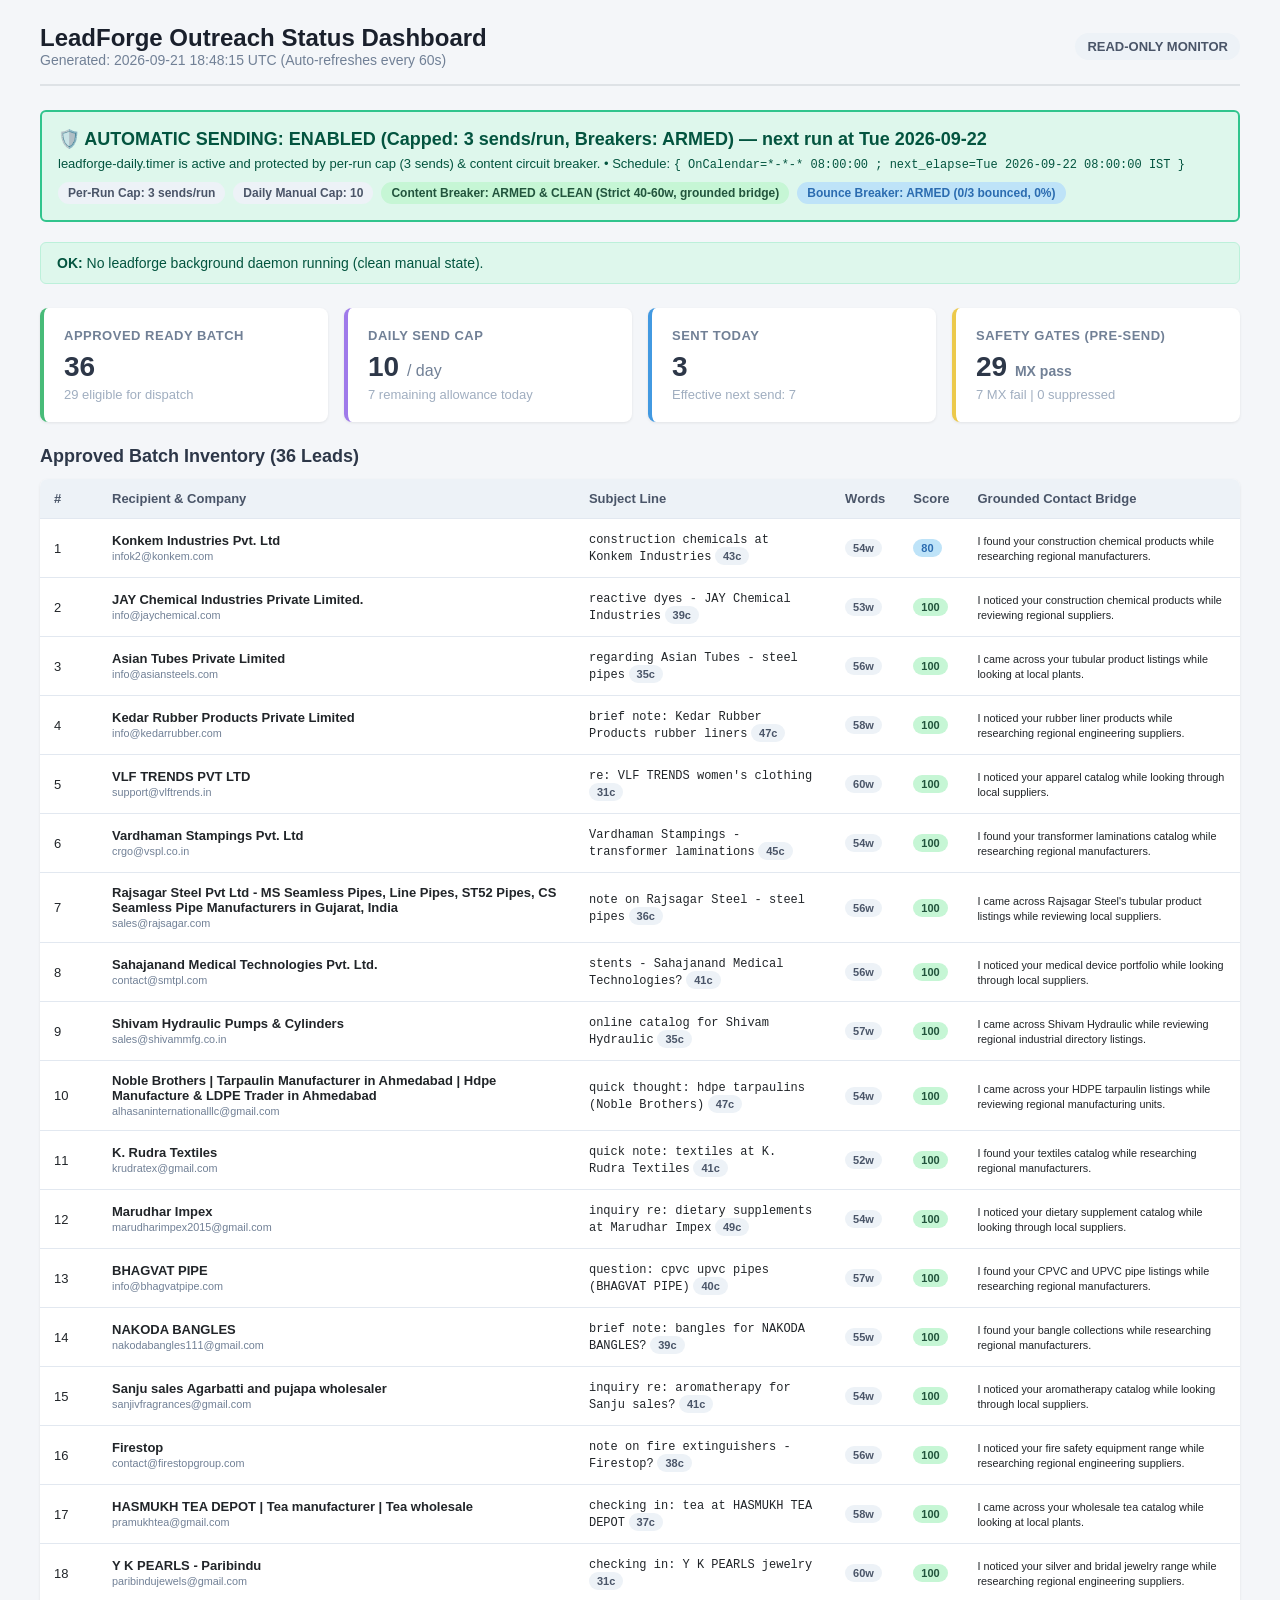
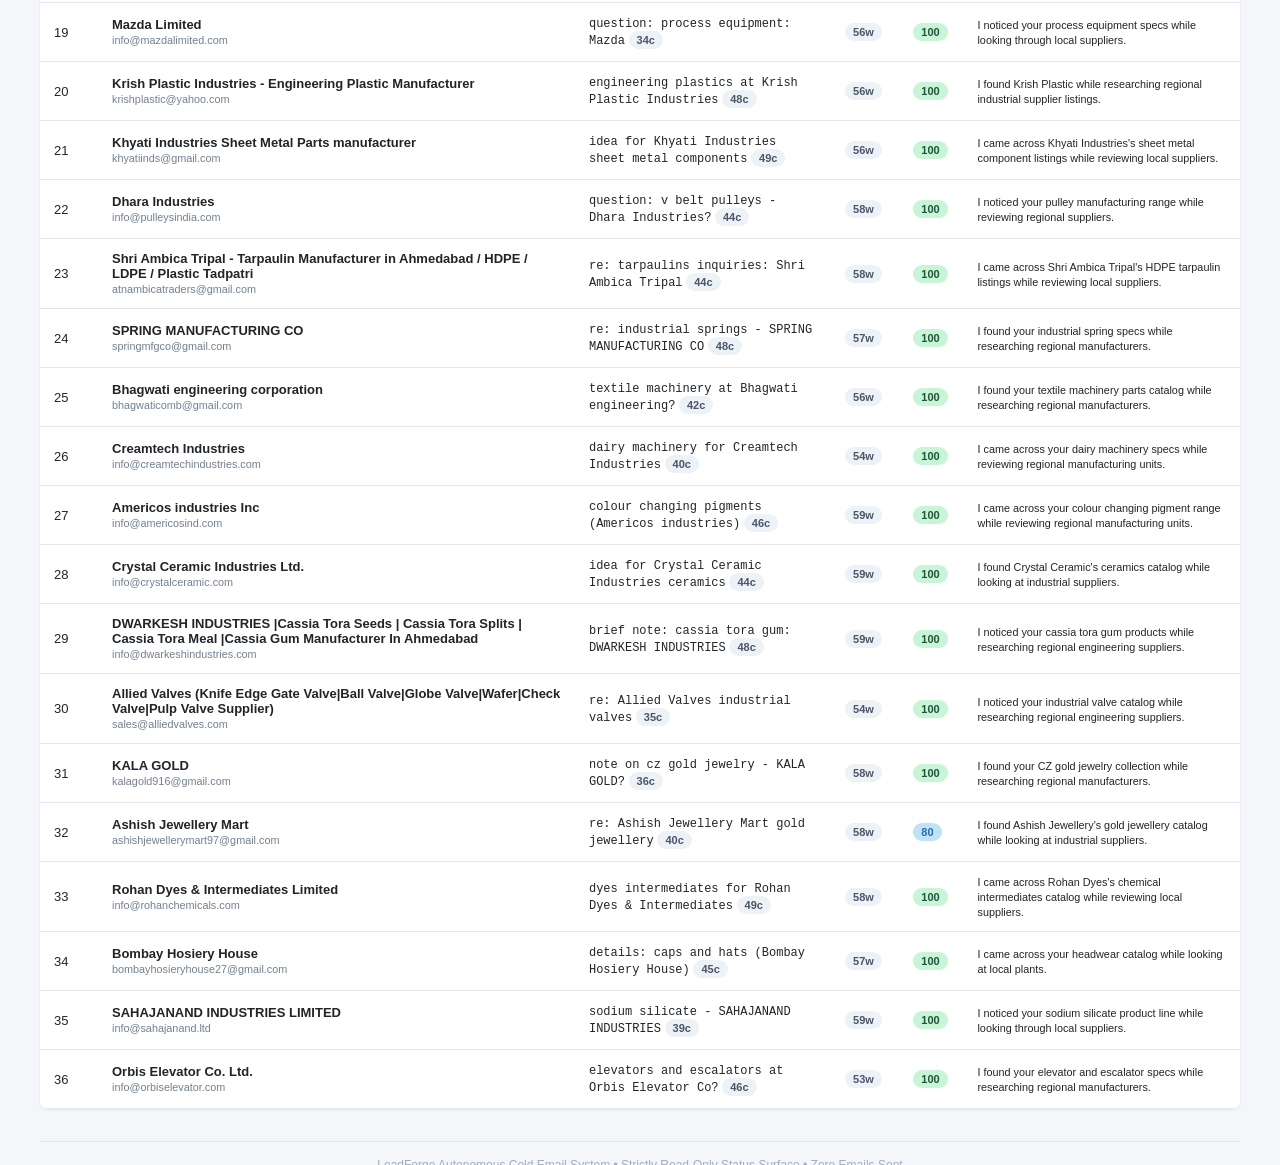
<file: outreach_dashboard.html>
<!DOCTYPE html>
<html lang="en">
<head>
    <meta charset="UTF-8">
    <meta http-equiv="refresh" content="60">
    <title>LeadForge Outreach Status Dashboard (Read-Only)</title>
    <style>
        body {
            font-family: -apple-system, BlinkMacSystemFont, "Segoe UI", Roboto, Helvetica, Arial, sans-serif;
            background: #f4f6f9;
            color: #212529;
            margin: 0;
            padding: 24px;
        }
        .container {
            max-width: 1200px;
            margin: 0 auto;
        }
        .header {
            display: flex;
            justify-content: space-between;
            align-items: center;
            border-bottom: 2px solid #dee2e6;
            padding-bottom: 16px;
            margin-bottom: 24px;
        }
        h1 { margin: 0; font-size: 24px; font-weight: 700; color: #1a202c; }
        .timestamp { font-size: 14px; color: #718096; }
        .grid {
            display: grid;
            grid-template-columns: repeat(auto-fit, minmax(240px, 1fr));
            gap: 16px;
            margin-bottom: 24px;
        }
        .card {
            background: #ffffff;
            border-radius: 8px;
            padding: 20px;
            box-shadow: 0 1px 3px rgba(0,0,0,0.08);
            border-left: 4px solid #4299e1;
        }
        .card.success { border-left-color: #48bb78; }
        .card.warning { border-left-color: #ecc94b; }
        .card.purple { border-left-color: #9f7aea; }
        .card h3 { margin: 0 0 8px 0; font-size: 13px; color: #718096; text-transform: uppercase; letter-spacing: 0.5px; }
        .card .value { font-size: 28px; font-weight: 700; color: #2d3748; }
        .card .subtitle { font-size: 13px; color: #a0aec0; margin-top: 4px; }
        .alert {
            padding: 12px 16px;
            border-radius: 6px;
            margin-bottom: 24px;
            font-size: 14px;
        }
        .alert-success { background: #def7ec; color: #03543f; border: 1px solid #bcf0da; }
        .alert-warning { background: #fef08a; color: #713f12; border: 1px solid #fde047; }
        .alert-danger { background: #fee2e2; color: #991b1b; border: 1px solid #f87171; }
        .section-title { font-size: 18px; font-weight: 600; margin: 24px 0 12px 0; color: #2d3748; }
        table {
            width: 100%;
            border-collapse: collapse;
            background: #ffffff;
            border-radius: 8px;
            overflow: hidden;
            box-shadow: 0 1px 3px rgba(0,0,0,0.08);
        }
        th, td {
            padding: 12px 14px;
            text-align: left;
            font-size: 13px;
            border-bottom: 1px solid #e2e8f0;
        }
        th { background: #edf2f7; font-weight: 600; color: #4a5568; }
        tr:hover { background: #f7fafc; }
        .badge {
            display: inline-block;
            padding: 3px 8px;
            font-size: 11px;
            font-weight: 600;
            border-radius: 9999px;
        }
        .badge-success { background: #c6f6d5; color: #22543d; }
        .badge-info { background: #bee3f8; color: #2b6cb0; }
        .badge-secondary { background: #edf2f7; color: #4a5568; }
        .text-muted { color: #718096; }
        code { font-family: ui-monospace, Menlo, Monaco, monospace; font-size: 12px; }
        .footer {
            margin-top: 32px;
            text-align: center;
            font-size: 12px;
            color: #a0aec0;
            border-top: 1px solid #e2e8f0;
            padding-top: 16px;
        }
    </style>
</head>
<body>
    <div class="container">
        <div class="header">
            <div>
                <h1>LeadForge Outreach Status Dashboard</h1>
                <div class="timestamp">Generated: 2026-09-21 18:48:15 UTC (Auto-refreshes every 60s)</div>
            </div>
            <div>
                <span class="badge badge-secondary" style="font-size:13px; padding: 6px 12px;">READ-ONLY MONITOR</span>
            </div>
        </div>

        
        <div class="alert alert-success" style="background:#def7ec; color:#03543f; border:2px solid #31c48d; margin-bottom:20px; padding:16px;">
            <div style="font-size:18px; font-weight:700;">🛡️ AUTOMATIC SENDING: ENABLED (Capped: 3 sends/run, Breakers: ARMED) — next run at Tue 2026-09-22</div>
            <div style="margin-top:6px; font-size:13px;">leadforge-daily.timer is active and protected by per-run cap (3 sends) &amp; content circuit breaker. &bull; Schedule: <code>{ OnCalendar=*-*-* 08:00:00 ; next_elapse=Tue 2026-09-22 08:00:00 IST }</code></div>
            <div style="margin-top:10px; display:flex; gap:8px; flex-wrap:wrap;">
                <span class="badge badge-secondary" style="font-size:12px; padding:4px 10px;">Per-Run Cap: 3 sends/run</span>
                <span class="badge badge-secondary" style="font-size:12px; padding:4px 10px;">Daily Manual Cap: 10</span>
                <span class="badge badge-success" style="font-size:12px; padding:4px 10px;">Content Breaker: ARMED &amp; CLEAN (Strict 40-60w, grounded bridge)</span>
                <span class="badge badge-info" style="font-size:12px; padding:4px 10px;">Bounce Breaker: ARMED (0/3 bounced, 0%)</span>
            </div>
        </div>
        

        <div class="alert alert-success"><strong>OK:</strong> No leadforge background daemon running (clean manual state).</div>

        <div class="grid">
            <div class="card success">
                <h3>Approved Ready Batch</h3>
                <div class="value">36</div>
                <div class="subtitle">29 eligible for dispatch</div>
            </div>
            <div class="card purple">
                <h3>Daily Send Cap</h3>
                <div class="value">10 <span style="font-size:16px;font-weight:400;color:#718096;">/ day</span></div>
                <div class="subtitle">7 remaining allowance today</div>
            </div>
            <div class="card">
                <h3>Sent Today</h3>
                <div class="value">3</div>
                <div class="subtitle">Effective next send: 7</div>
            </div>
            <div class="card warning">
                <h3>Safety Gates (Pre-Send)</h3>
                <div class="value">29 <span style="font-size:14px;color:#718096;">MX pass</span></div>
                <div class="subtitle">7 MX fail | 0 suppressed</div>
            </div>
        </div>

        <div class="section-title">Approved Batch Inventory (36 Leads)</div>
        <table>
            <thead>
                <tr>
                    <th style="width:30px;">#</th>
                    <th>Recipient & Company</th>
                    <th>Subject Line</th>
                    <th>Words</th>
                    <th>Score</th>
                    <th>Grounded Contact Bridge</th>
                </tr>
            </thead>
            <tbody>
                
        <tr>
            <td>1</td>
            <td><strong>Konkem Industries Pvt. Ltd</strong><br><small class="text-muted">infok2@konkem.com</small></td>
            <td><code>construction chemicals at Konkem Industries</code> <span class="badge badge-secondary">43c</span></td>
            <td><span class="badge badge-secondary">54w</span></td>
            <td><span class="badge badge-info">80</span></td>
            <td><small>I found your construction chemical products while researching regional manufacturers.</small></td>
        </tr>
        

        <tr>
            <td>2</td>
            <td><strong>JAY Chemical Industries Private Limited.</strong><br><small class="text-muted">info@jaychemical.com</small></td>
            <td><code>reactive dyes - JAY Chemical Industries</code> <span class="badge badge-secondary">39c</span></td>
            <td><span class="badge badge-secondary">53w</span></td>
            <td><span class="badge badge-success">100</span></td>
            <td><small>I noticed your construction chemical products while reviewing regional suppliers.</small></td>
        </tr>
        

        <tr>
            <td>3</td>
            <td><strong>Asian Tubes Private Limited</strong><br><small class="text-muted">info@asiansteels.com</small></td>
            <td><code>regarding Asian Tubes - steel pipes</code> <span class="badge badge-secondary">35c</span></td>
            <td><span class="badge badge-secondary">56w</span></td>
            <td><span class="badge badge-success">100</span></td>
            <td><small>I came across your tubular product listings while looking at local plants.</small></td>
        </tr>
        

        <tr>
            <td>4</td>
            <td><strong>Kedar Rubber Products Private Limited</strong><br><small class="text-muted">info@kedarrubber.com</small></td>
            <td><code>brief note: Kedar Rubber Products rubber liners</code> <span class="badge badge-secondary">47c</span></td>
            <td><span class="badge badge-secondary">58w</span></td>
            <td><span class="badge badge-success">100</span></td>
            <td><small>I noticed your rubber liner products while researching regional engineering suppliers.</small></td>
        </tr>
        

        <tr>
            <td>5</td>
            <td><strong>VLF TRENDS PVT LTD</strong><br><small class="text-muted">support@vlftrends.in</small></td>
            <td><code>re: VLF TRENDS women&#x27;s clothing</code> <span class="badge badge-secondary">31c</span></td>
            <td><span class="badge badge-secondary">60w</span></td>
            <td><span class="badge badge-success">100</span></td>
            <td><small>I noticed your apparel catalog while looking through local suppliers.</small></td>
        </tr>
        

        <tr>
            <td>6</td>
            <td><strong>Vardhaman Stampings Pvt. Ltd</strong><br><small class="text-muted">crgo@vspl.co.in</small></td>
            <td><code>Vardhaman Stampings - transformer laminations</code> <span class="badge badge-secondary">45c</span></td>
            <td><span class="badge badge-secondary">54w</span></td>
            <td><span class="badge badge-success">100</span></td>
            <td><small>I found your  transformer laminations catalog while researching regional manufacturers.</small></td>
        </tr>
        

        <tr>
            <td>7</td>
            <td><strong>Rajsagar Steel Pvt Ltd - MS Seamless Pipes, Line Pipes, ST52 Pipes, CS Seamless Pipe Manufacturers in Gujarat, India</strong><br><small class="text-muted">sales@rajsagar.com</small></td>
            <td><code>note on Rajsagar Steel - steel pipes</code> <span class="badge badge-secondary">36c</span></td>
            <td><span class="badge badge-secondary">56w</span></td>
            <td><span class="badge badge-success">100</span></td>
            <td><small>I came across Rajsagar Steel&#x27;s tubular product listings while reviewing local suppliers.</small></td>
        </tr>
        

        <tr>
            <td>8</td>
            <td><strong>Sahajanand Medical Technologies Pvt. Ltd.</strong><br><small class="text-muted">contact@smtpl.com</small></td>
            <td><code>stents - Sahajanand Medical Technologies?</code> <span class="badge badge-secondary">41c</span></td>
            <td><span class="badge badge-secondary">56w</span></td>
            <td><span class="badge badge-success">100</span></td>
            <td><small>I noticed your medical device portfolio while looking through local suppliers.</small></td>
        </tr>
        

        <tr>
            <td>9</td>
            <td><strong>Shivam Hydraulic Pumps &amp; Cylinders</strong><br><small class="text-muted">sales@shivammfg.co.in</small></td>
            <td><code>online catalog for Shivam Hydraulic</code> <span class="badge badge-secondary">35c</span></td>
            <td><span class="badge badge-secondary">57w</span></td>
            <td><span class="badge badge-success">100</span></td>
            <td><small>I came across Shivam Hydraulic while reviewing regional industrial directory listings.</small></td>
        </tr>
        

        <tr>
            <td>10</td>
            <td><strong>Noble Brothers | Tarpaulin Manufacturer in Ahmedabad | Hdpe Manufacture &amp; LDPE Trader in Ahmedabad</strong><br><small class="text-muted">alhasaninternationalllc@gmail.com</small></td>
            <td><code>quick thought: hdpe tarpaulins (Noble Brothers)</code> <span class="badge badge-secondary">47c</span></td>
            <td><span class="badge badge-secondary">54w</span></td>
            <td><span class="badge badge-success">100</span></td>
            <td><small>I came across your HDPE tarpaulin listings while reviewing regional manufacturing units.</small></td>
        </tr>
        

        <tr>
            <td>11</td>
            <td><strong>K. Rudra Textiles</strong><br><small class="text-muted">krudratex@gmail.com</small></td>
            <td><code>quick note: textiles at K. Rudra Textiles</code> <span class="badge badge-secondary">41c</span></td>
            <td><span class="badge badge-secondary">52w</span></td>
            <td><span class="badge badge-success">100</span></td>
            <td><small>I found your textiles catalog while researching regional manufacturers.</small></td>
        </tr>
        

        <tr>
            <td>12</td>
            <td><strong>Marudhar Impex</strong><br><small class="text-muted">marudharimpex2015@gmail.com</small></td>
            <td><code>inquiry re: dietary supplements at Marudhar Impex</code> <span class="badge badge-secondary">49c</span></td>
            <td><span class="badge badge-secondary">54w</span></td>
            <td><span class="badge badge-success">100</span></td>
            <td><small>I noticed your dietary supplement catalog while looking through local suppliers.</small></td>
        </tr>
        

        <tr>
            <td>13</td>
            <td><strong>BHAGVAT PIPE</strong><br><small class="text-muted">info@bhagvatpipe.com</small></td>
            <td><code>question: cpvc upvc pipes (BHAGVAT PIPE)</code> <span class="badge badge-secondary">40c</span></td>
            <td><span class="badge badge-secondary">57w</span></td>
            <td><span class="badge badge-success">100</span></td>
            <td><small>I found your CPVC and UPVC pipe listings while researching regional manufacturers.</small></td>
        </tr>
        

        <tr>
            <td>14</td>
            <td><strong>NAKODA BANGLES</strong><br><small class="text-muted">nakodabangles111@gmail.com</small></td>
            <td><code>brief note: bangles for NAKODA BANGLES?</code> <span class="badge badge-secondary">39c</span></td>
            <td><span class="badge badge-secondary">55w</span></td>
            <td><span class="badge badge-success">100</span></td>
            <td><small>I found your bangle collections while researching regional manufacturers.</small></td>
        </tr>
        

        <tr>
            <td>15</td>
            <td><strong>Sanju sales Agarbatti and pujapa wholesaler</strong><br><small class="text-muted">sanjivfragrances@gmail.com</small></td>
            <td><code>inquiry re: aromatherapy for Sanju sales?</code> <span class="badge badge-secondary">41c</span></td>
            <td><span class="badge badge-secondary">54w</span></td>
            <td><span class="badge badge-success">100</span></td>
            <td><small>I noticed your aromatherapy catalog while looking through local suppliers.</small></td>
        </tr>
        

        <tr>
            <td>16</td>
            <td><strong>Firestop</strong><br><small class="text-muted">contact@firestopgroup.com</small></td>
            <td><code>note on fire extinguishers - Firestop?</code> <span class="badge badge-secondary">38c</span></td>
            <td><span class="badge badge-secondary">56w</span></td>
            <td><span class="badge badge-success">100</span></td>
            <td><small>I noticed your fire safety equipment range while researching regional engineering suppliers.</small></td>
        </tr>
        

        <tr>
            <td>17</td>
            <td><strong>HASMUKH TEA DEPOT | Tea manufacturer | Tea wholesale</strong><br><small class="text-muted">pramukhtea@gmail.com</small></td>
            <td><code>checking in: tea at HASMUKH TEA DEPOT</code> <span class="badge badge-secondary">37c</span></td>
            <td><span class="badge badge-secondary">58w</span></td>
            <td><span class="badge badge-success">100</span></td>
            <td><small>I came across your wholesale tea catalog while looking at local plants.</small></td>
        </tr>
        

        <tr>
            <td>18</td>
            <td><strong>Y K PEARLS - Paribindu</strong><br><small class="text-muted">paribindujewels@gmail.com</small></td>
            <td><code>checking in: Y K PEARLS jewelry</code> <span class="badge badge-secondary">31c</span></td>
            <td><span class="badge badge-secondary">60w</span></td>
            <td><span class="badge badge-success">100</span></td>
            <td><small>I noticed your silver and bridal jewelry range while researching regional engineering suppliers.</small></td>
        </tr>
        

        <tr>
            <td>19</td>
            <td><strong>Mazda Limited</strong><br><small class="text-muted">info@mazdalimited.com</small></td>
            <td><code>question: process equipment: Mazda</code> <span class="badge badge-secondary">34c</span></td>
            <td><span class="badge badge-secondary">56w</span></td>
            <td><span class="badge badge-success">100</span></td>
            <td><small>I noticed your process equipment specs while looking through local suppliers.</small></td>
        </tr>
        

        <tr>
            <td>20</td>
            <td><strong>Krish Plastic Industries - Engineering Plastic Manufacturer</strong><br><small class="text-muted">krishplastic@yahoo.com</small></td>
            <td><code>engineering plastics at Krish Plastic Industries</code> <span class="badge badge-secondary">48c</span></td>
            <td><span class="badge badge-secondary">56w</span></td>
            <td><span class="badge badge-success">100</span></td>
            <td><small>I found Krish Plastic while researching regional industrial supplier listings.</small></td>
        </tr>
        

        <tr>
            <td>21</td>
            <td><strong>Khyati Industries Sheet Metal Parts manufacturer</strong><br><small class="text-muted">khyatiinds@gmail.com</small></td>
            <td><code>idea for Khyati Industries sheet metal components</code> <span class="badge badge-secondary">49c</span></td>
            <td><span class="badge badge-secondary">56w</span></td>
            <td><span class="badge badge-success">100</span></td>
            <td><small>I came across Khyati Industries&#x27;s sheet metal component listings while reviewing local suppliers.</small></td>
        </tr>
        

        <tr>
            <td>22</td>
            <td><strong>Dhara Industries</strong><br><small class="text-muted">info@pulleysindia.com</small></td>
            <td><code>question: v belt pulleys - Dhara Industries?</code> <span class="badge badge-secondary">44c</span></td>
            <td><span class="badge badge-secondary">58w</span></td>
            <td><span class="badge badge-success">100</span></td>
            <td><small>I noticed your pulley manufacturing range while reviewing regional suppliers.</small></td>
        </tr>
        

        <tr>
            <td>23</td>
            <td><strong>Shri Ambica Tripal - Tarpaulin Manufacturer in Ahmedabad / HDPE / LDPE / Plastic Tadpatri</strong><br><small class="text-muted">atnambicatraders@gmail.com</small></td>
            <td><code>re: tarpaulins inquiries: Shri Ambica Tripal</code> <span class="badge badge-secondary">44c</span></td>
            <td><span class="badge badge-secondary">58w</span></td>
            <td><span class="badge badge-success">100</span></td>
            <td><small>I came across Shri Ambica Tripal&#x27;s HDPE tarpaulin listings while reviewing local suppliers.</small></td>
        </tr>
        

        <tr>
            <td>24</td>
            <td><strong>SPRING MANUFACTURING CO</strong><br><small class="text-muted">springmfgco@gmail.com</small></td>
            <td><code>re: industrial springs - SPRING MANUFACTURING CO</code> <span class="badge badge-secondary">48c</span></td>
            <td><span class="badge badge-secondary">57w</span></td>
            <td><span class="badge badge-success">100</span></td>
            <td><small>I found your industrial spring specs while researching regional manufacturers.</small></td>
        </tr>
        

        <tr>
            <td>25</td>
            <td><strong>Bhagwati engineering corporation</strong><br><small class="text-muted">bhagwaticomb@gmail.com</small></td>
            <td><code>textile machinery at Bhagwati engineering?</code> <span class="badge badge-secondary">42c</span></td>
            <td><span class="badge badge-secondary">56w</span></td>
            <td><span class="badge badge-success">100</span></td>
            <td><small>I found your textile machinery parts catalog while researching regional manufacturers.</small></td>
        </tr>
        

        <tr>
            <td>26</td>
            <td><strong>Creamtech Industries</strong><br><small class="text-muted">info@creamtechindustries.com</small></td>
            <td><code>dairy machinery for Creamtech Industries</code> <span class="badge badge-secondary">40c</span></td>
            <td><span class="badge badge-secondary">54w</span></td>
            <td><span class="badge badge-success">100</span></td>
            <td><small>I came across your dairy machinery specs while reviewing regional manufacturing units.</small></td>
        </tr>
        

        <tr>
            <td>27</td>
            <td><strong>Americos industries Inc</strong><br><small class="text-muted">info@americosind.com</small></td>
            <td><code>colour changing pigments (Americos industries)</code> <span class="badge badge-secondary">46c</span></td>
            <td><span class="badge badge-secondary">59w</span></td>
            <td><span class="badge badge-success">100</span></td>
            <td><small>I came across your colour changing pigment range while reviewing regional manufacturing units.</small></td>
        </tr>
        

        <tr>
            <td>28</td>
            <td><strong>Crystal Ceramic Industries Ltd.</strong><br><small class="text-muted">info@crystalceramic.com</small></td>
            <td><code>idea for Crystal Ceramic Industries ceramics</code> <span class="badge badge-secondary">44c</span></td>
            <td><span class="badge badge-secondary">59w</span></td>
            <td><span class="badge badge-success">100</span></td>
            <td><small>I found Crystal Ceramic&#x27;s ceramics catalog while looking at industrial suppliers.</small></td>
        </tr>
        

        <tr>
            <td>29</td>
            <td><strong>DWARKESH INDUSTRIES |Cassia Tora Seeds | Cassia Tora Splits | Cassia Tora Meal |Cassia Gum Manufacturer In Ahmedabad</strong><br><small class="text-muted">info@dwarkeshindustries.com</small></td>
            <td><code>brief note: cassia tora gum: DWARKESH INDUSTRIES</code> <span class="badge badge-secondary">48c</span></td>
            <td><span class="badge badge-secondary">59w</span></td>
            <td><span class="badge badge-success">100</span></td>
            <td><small>I noticed your cassia tora gum products while researching regional engineering suppliers.</small></td>
        </tr>
        

        <tr>
            <td>30</td>
            <td><strong>Allied Valves (Knife Edge Gate Valve|Ball Valve|Globe Valve|Wafer|Check Valve|Pulp Valve Supplier)</strong><br><small class="text-muted">sales@alliedvalves.com</small></td>
            <td><code>re: Allied Valves industrial valves</code> <span class="badge badge-secondary">35c</span></td>
            <td><span class="badge badge-secondary">54w</span></td>
            <td><span class="badge badge-success">100</span></td>
            <td><small>I noticed your industrial valve catalog while researching regional engineering suppliers.</small></td>
        </tr>
        

        <tr>
            <td>31</td>
            <td><strong>KALA GOLD</strong><br><small class="text-muted">kalagold916@gmail.com</small></td>
            <td><code>note on cz gold jewelry - KALA GOLD?</code> <span class="badge badge-secondary">36c</span></td>
            <td><span class="badge badge-secondary">58w</span></td>
            <td><span class="badge badge-success">100</span></td>
            <td><small>I found your CZ gold jewelry collection while researching regional manufacturers.</small></td>
        </tr>
        

        <tr>
            <td>32</td>
            <td><strong>Ashish Jewellery Mart</strong><br><small class="text-muted">ashishjewellerymart97@gmail.com</small></td>
            <td><code>re: Ashish Jewellery Mart gold jewellery</code> <span class="badge badge-secondary">40c</span></td>
            <td><span class="badge badge-secondary">58w</span></td>
            <td><span class="badge badge-info">80</span></td>
            <td><small>I found Ashish Jewellery&#x27;s gold jewellery catalog while looking at industrial suppliers.</small></td>
        </tr>
        

        <tr>
            <td>33</td>
            <td><strong>Rohan Dyes &amp; Intermediates Limited</strong><br><small class="text-muted">info@rohanchemicals.com</small></td>
            <td><code>dyes intermediates for Rohan Dyes &amp; Intermediates</code> <span class="badge badge-secondary">49c</span></td>
            <td><span class="badge badge-secondary">58w</span></td>
            <td><span class="badge badge-success">100</span></td>
            <td><small>I came across Rohan Dyes&#x27;s chemical intermediates catalog while reviewing local suppliers.</small></td>
        </tr>
        

        <tr>
            <td>34</td>
            <td><strong>Bombay Hosiery House</strong><br><small class="text-muted">bombayhosieryhouse27@gmail.com</small></td>
            <td><code>details: caps and hats (Bombay Hosiery House)</code> <span class="badge badge-secondary">45c</span></td>
            <td><span class="badge badge-secondary">57w</span></td>
            <td><span class="badge badge-success">100</span></td>
            <td><small>I came across your headwear catalog while looking at local plants.</small></td>
        </tr>
        

        <tr>
            <td>35</td>
            <td><strong>SAHAJANAND INDUSTRIES LIMITED</strong><br><small class="text-muted">info@sahajanand.ltd</small></td>
            <td><code>sodium silicate - SAHAJANAND INDUSTRIES</code> <span class="badge badge-secondary">39c</span></td>
            <td><span class="badge badge-secondary">59w</span></td>
            <td><span class="badge badge-success">100</span></td>
            <td><small>I noticed your sodium silicate product line while looking through local suppliers.</small></td>
        </tr>
        

        <tr>
            <td>36</td>
            <td><strong>Orbis Elevator Co. Ltd.</strong><br><small class="text-muted">info@orbiselevator.com</small></td>
            <td><code>elevators and escalators at Orbis Elevator Co?</code> <span class="badge badge-secondary">46c</span></td>
            <td><span class="badge badge-secondary">53w</span></td>
            <td><span class="badge badge-success">100</span></td>
            <td><small>I found your elevator and escalator specs while researching regional manufacturers.</small></td>
        </tr>
        
            </tbody>
        </table>

        <div class="footer">
            LeadForge Autonomous Cold Email System &bull; Strictly Read-Only Status Surface &bull; Zero Emails Sent
        </div>
    </div>
</body>
</html>
</file>
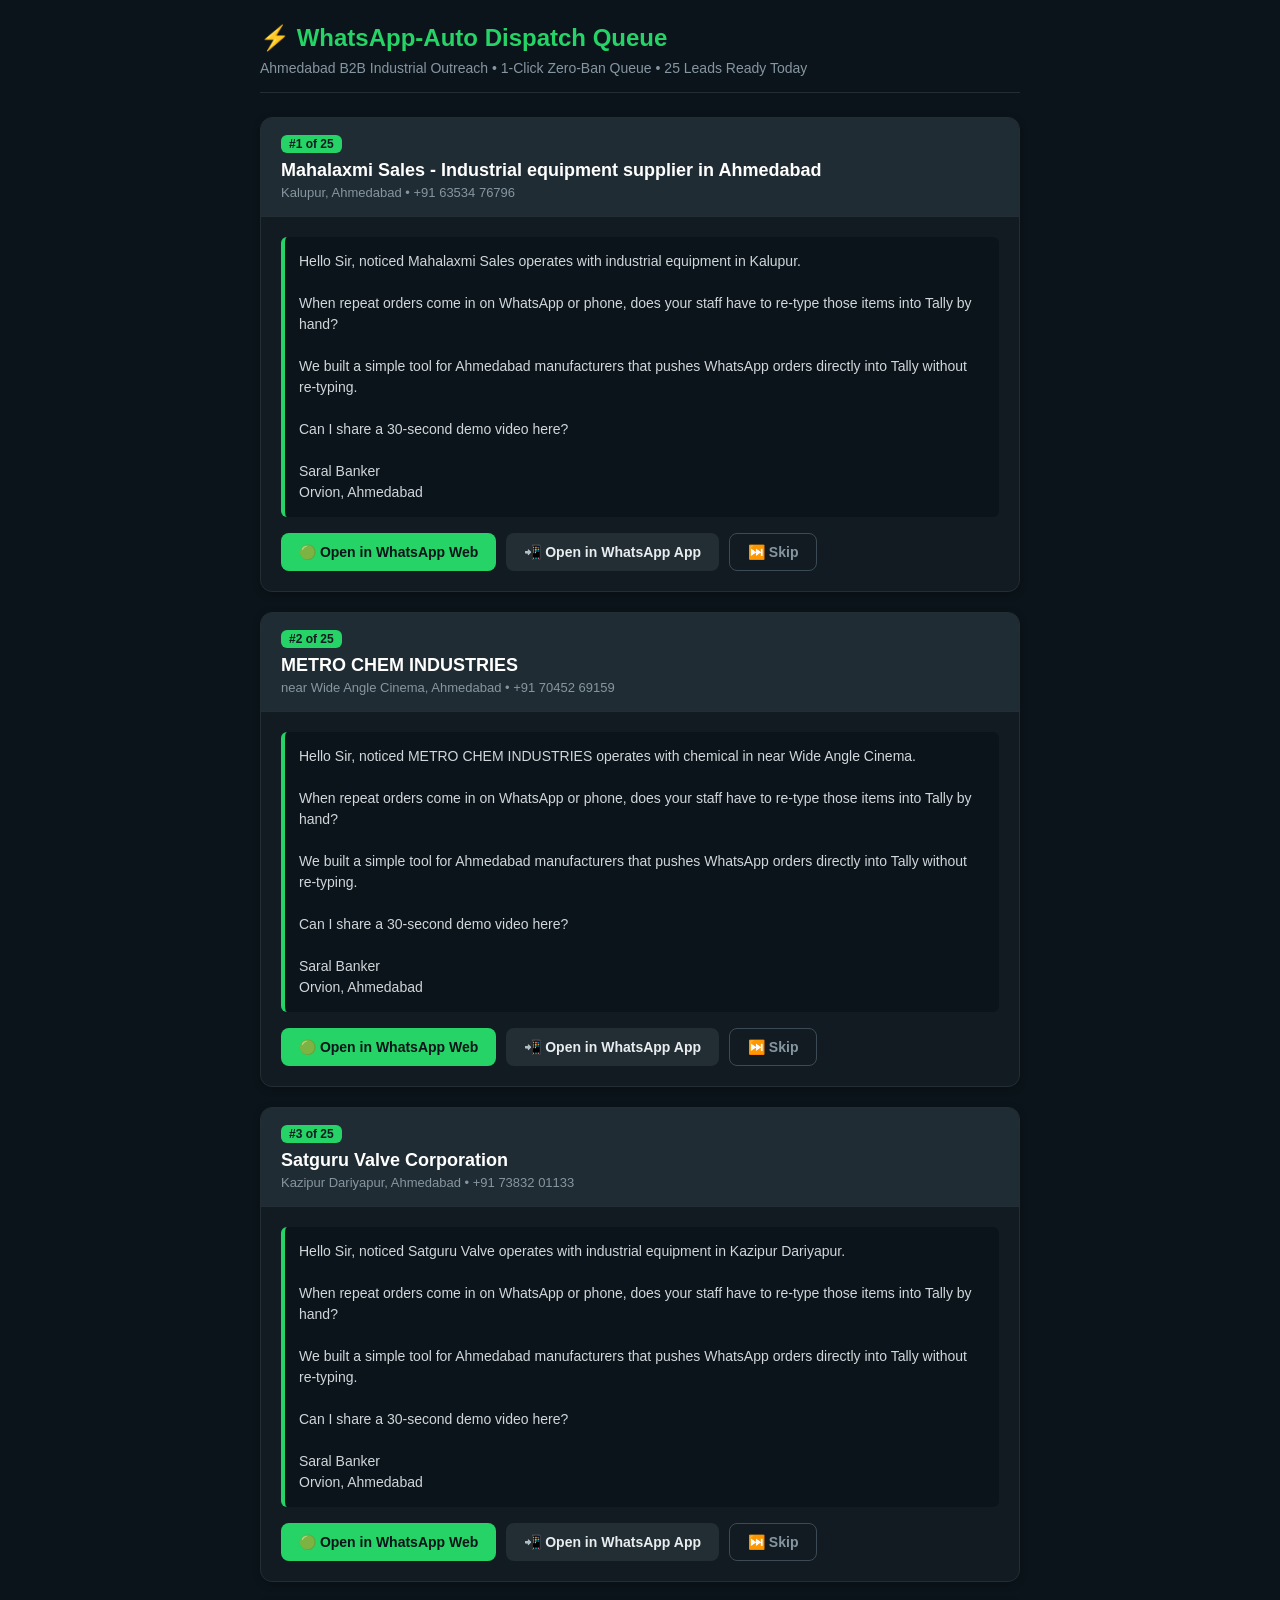
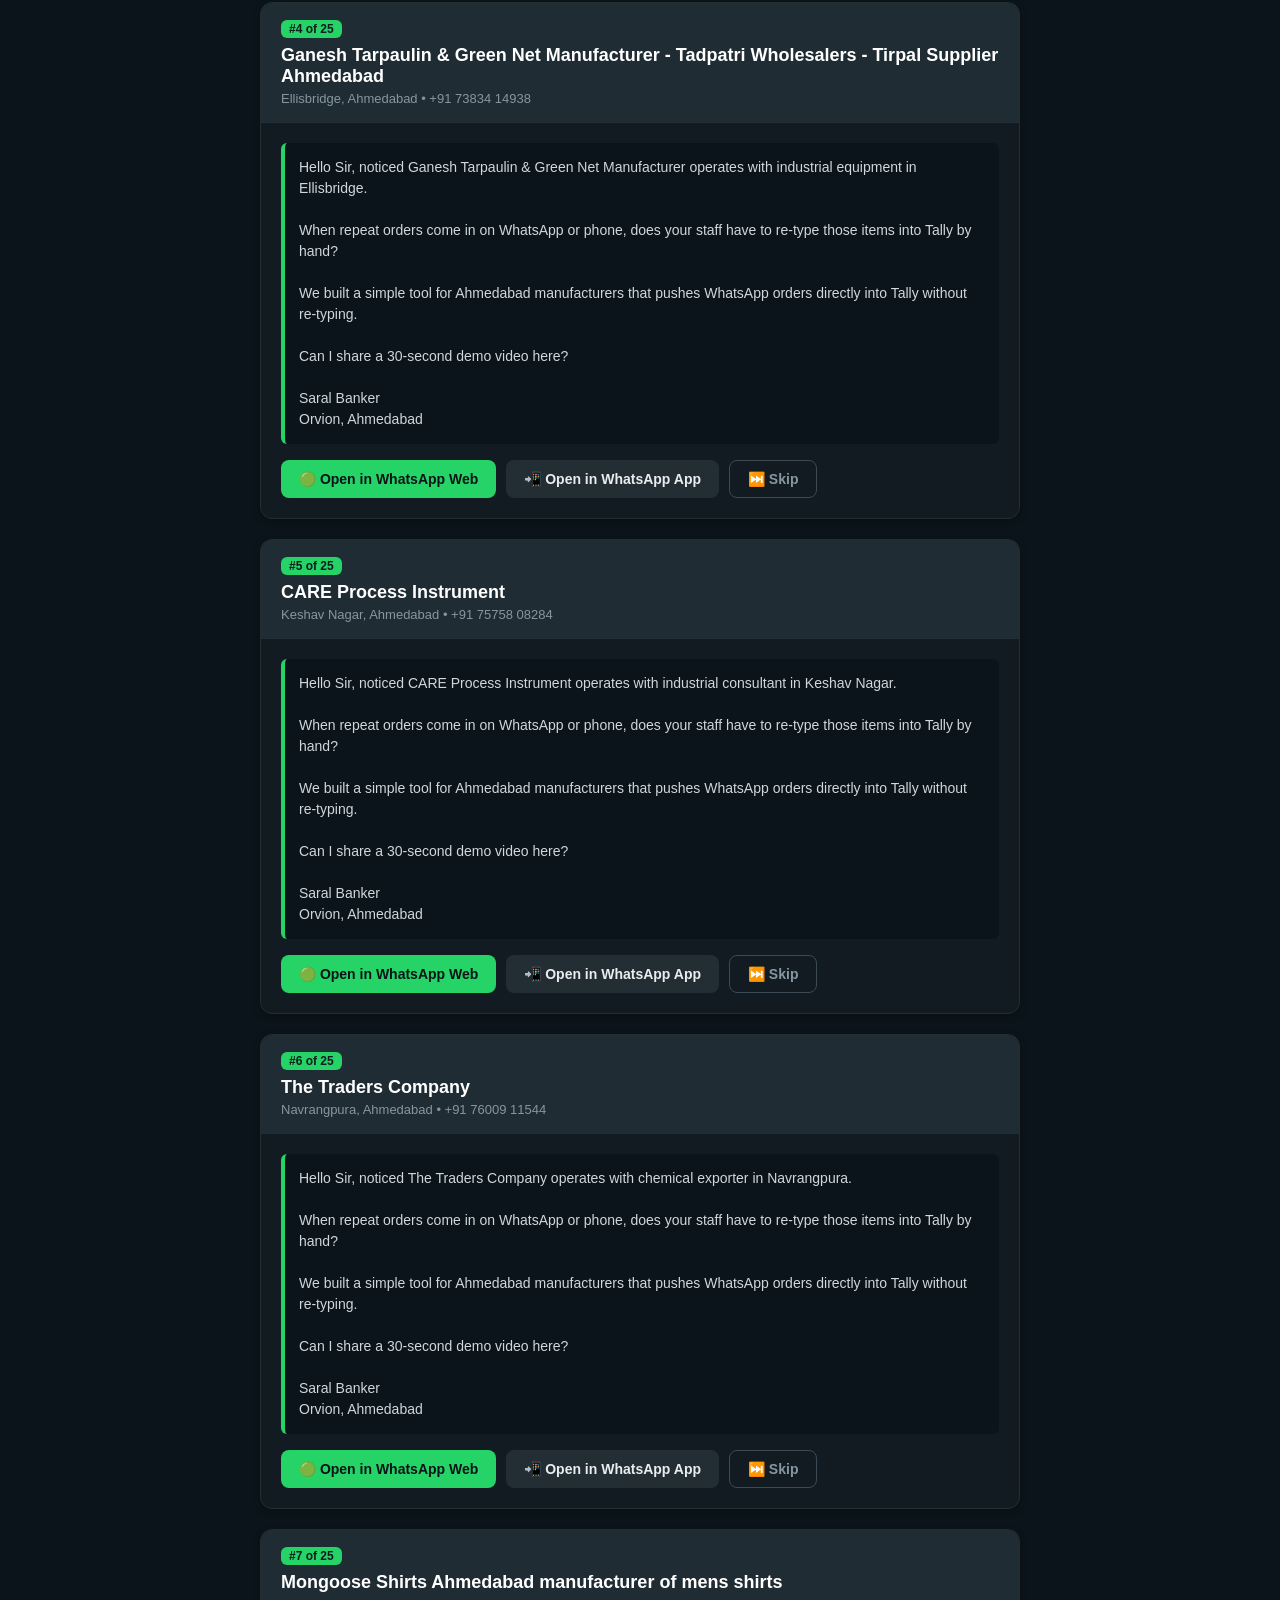
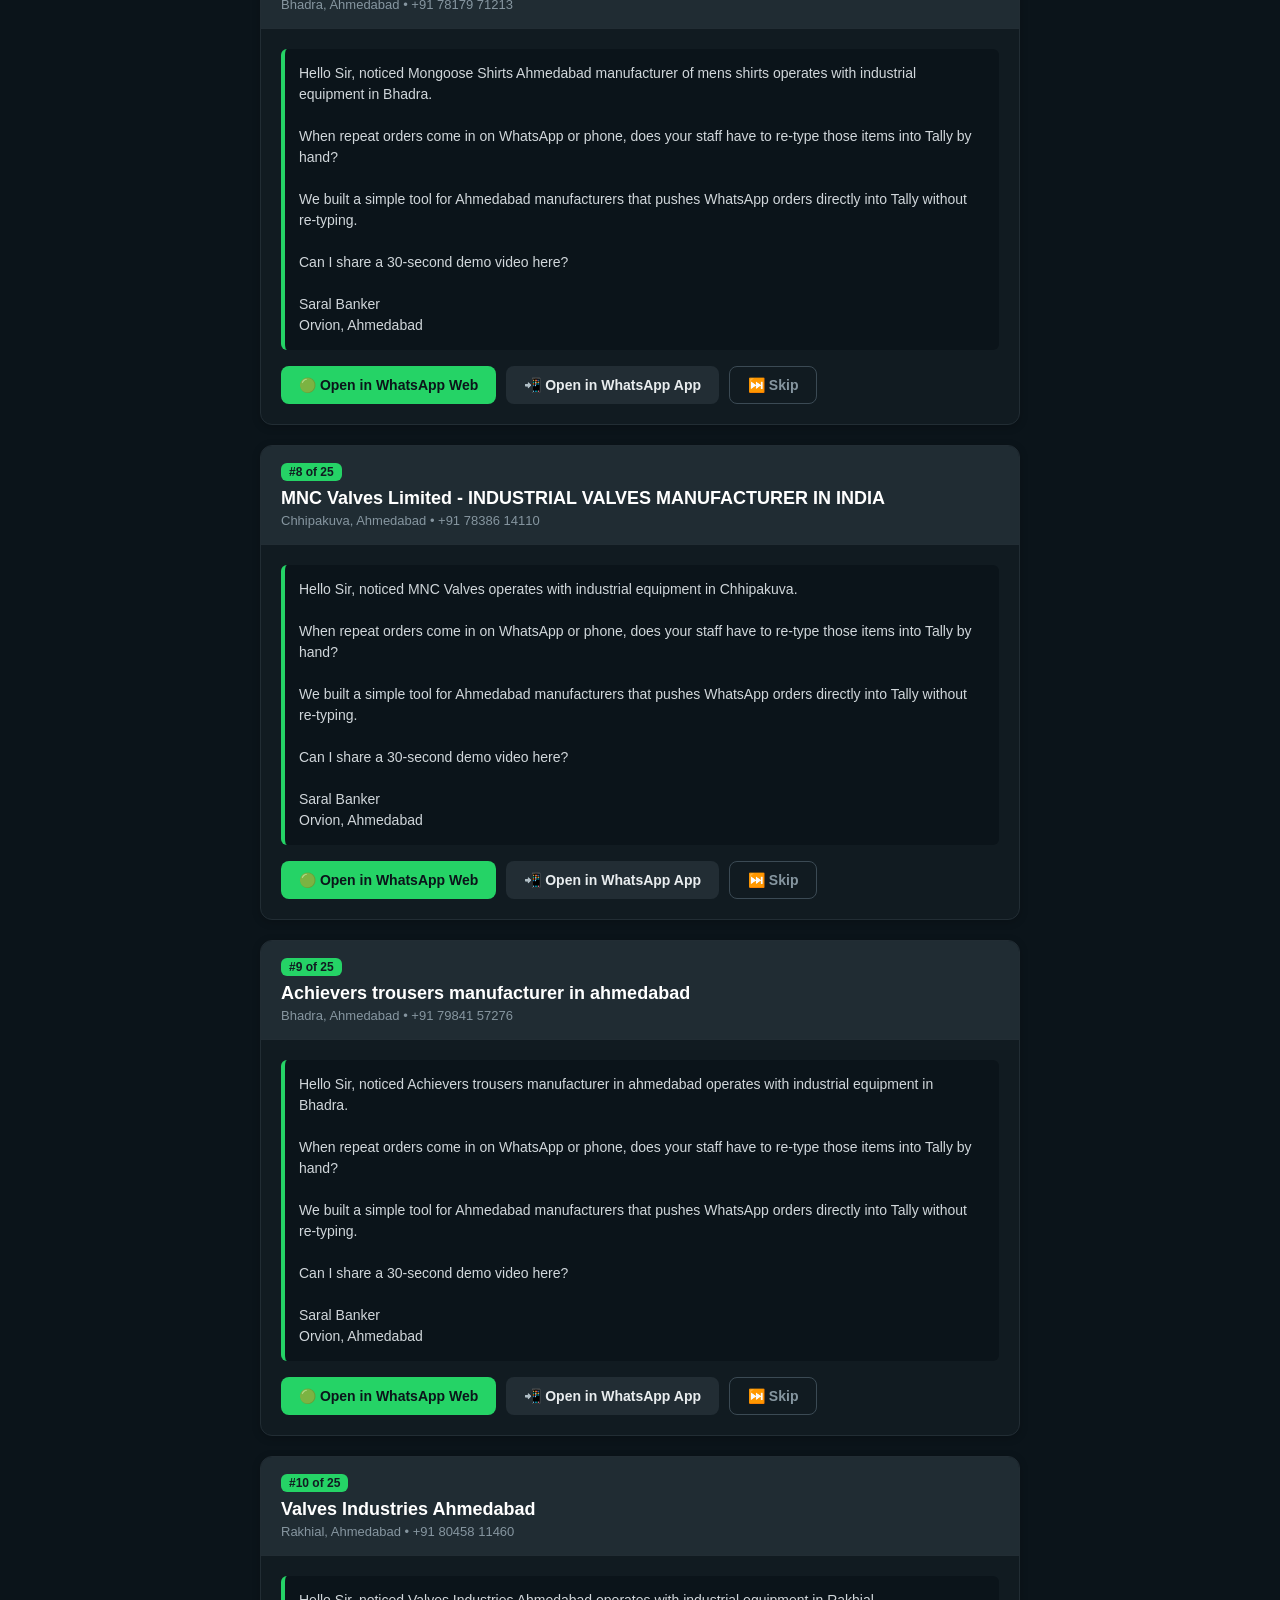
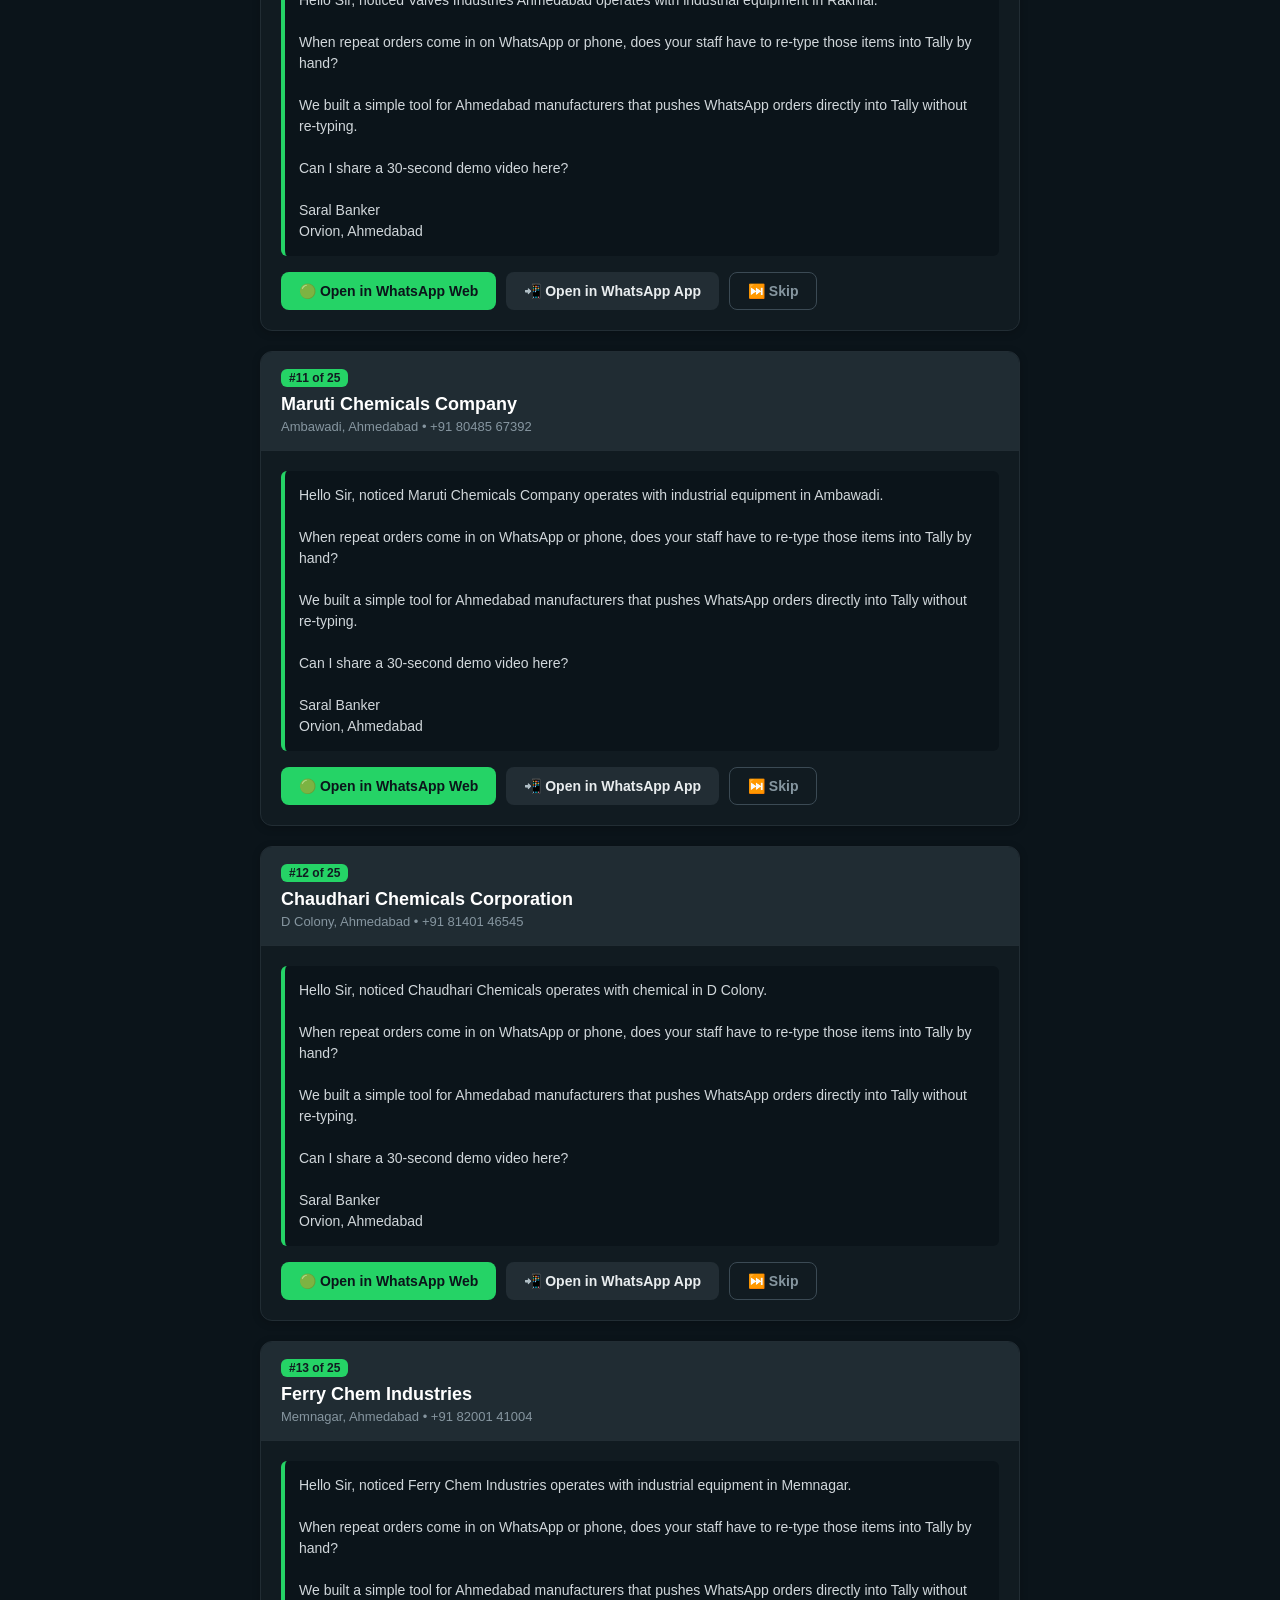
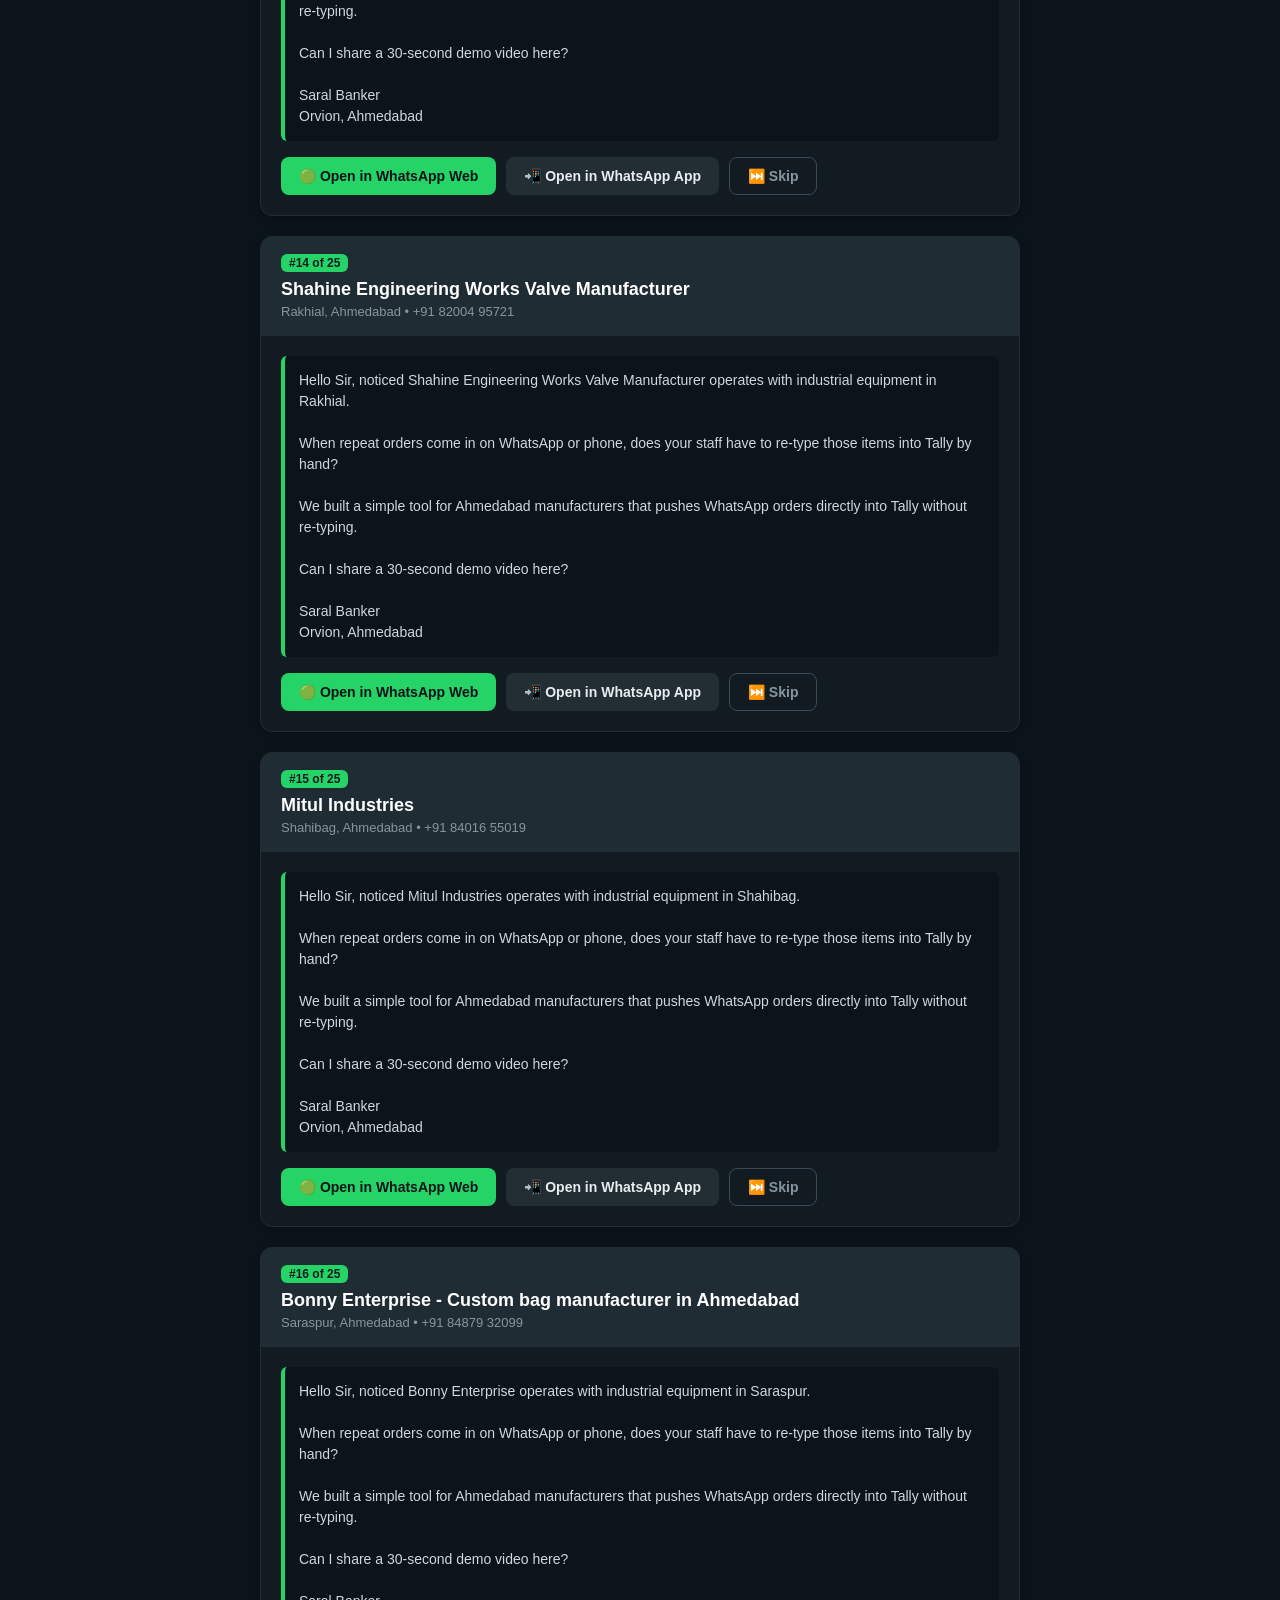
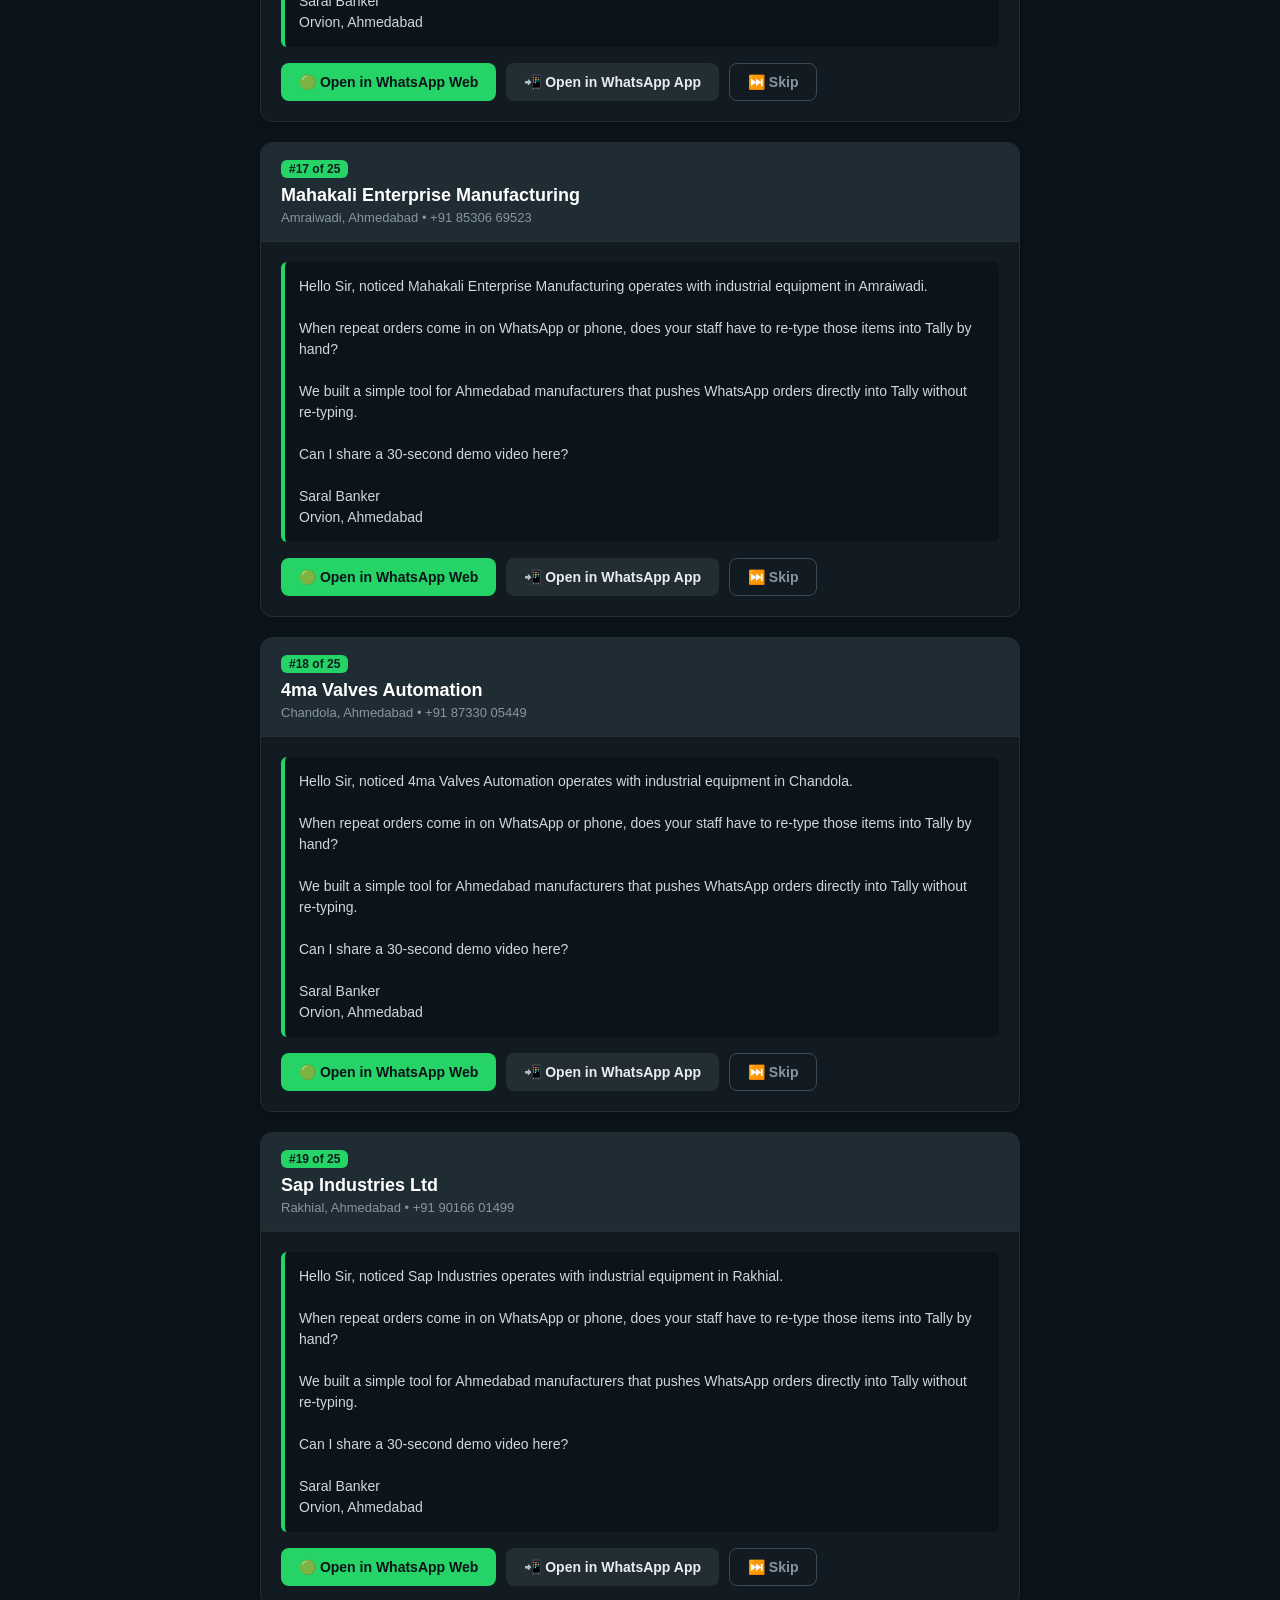
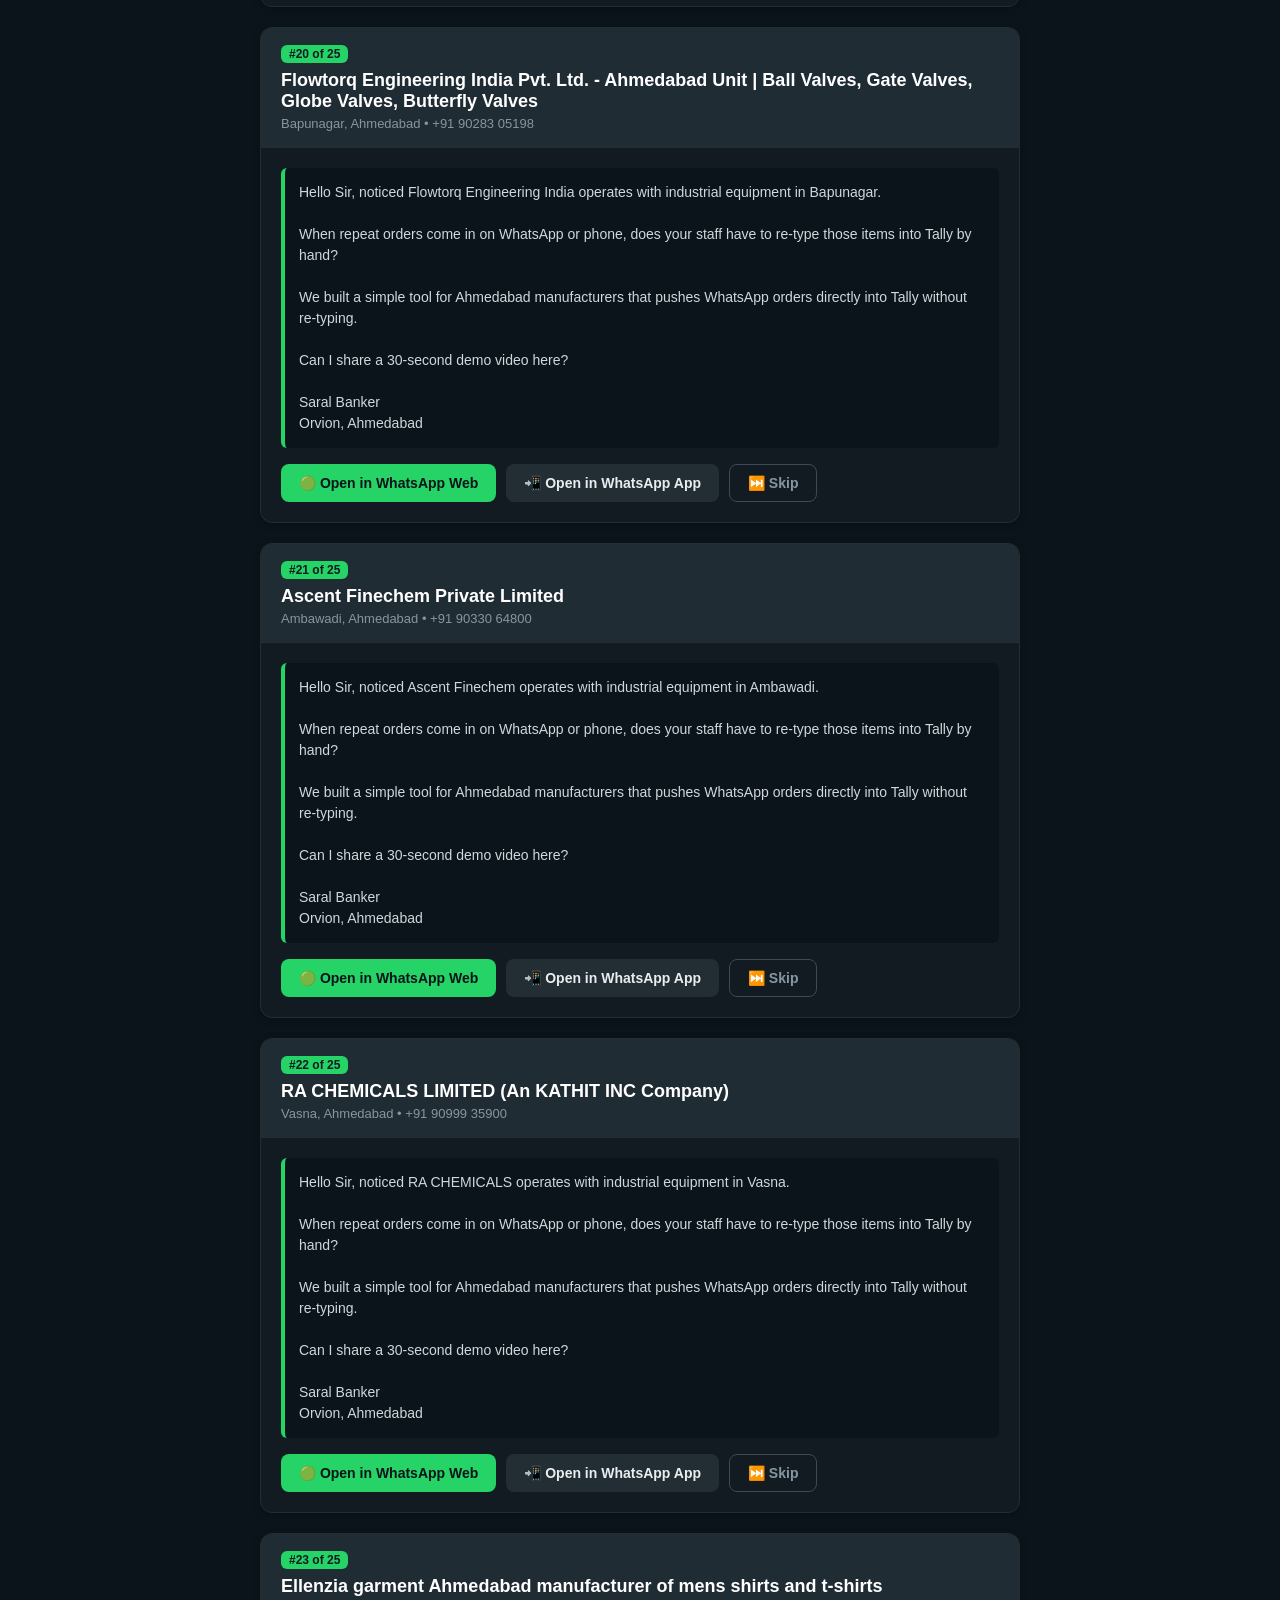
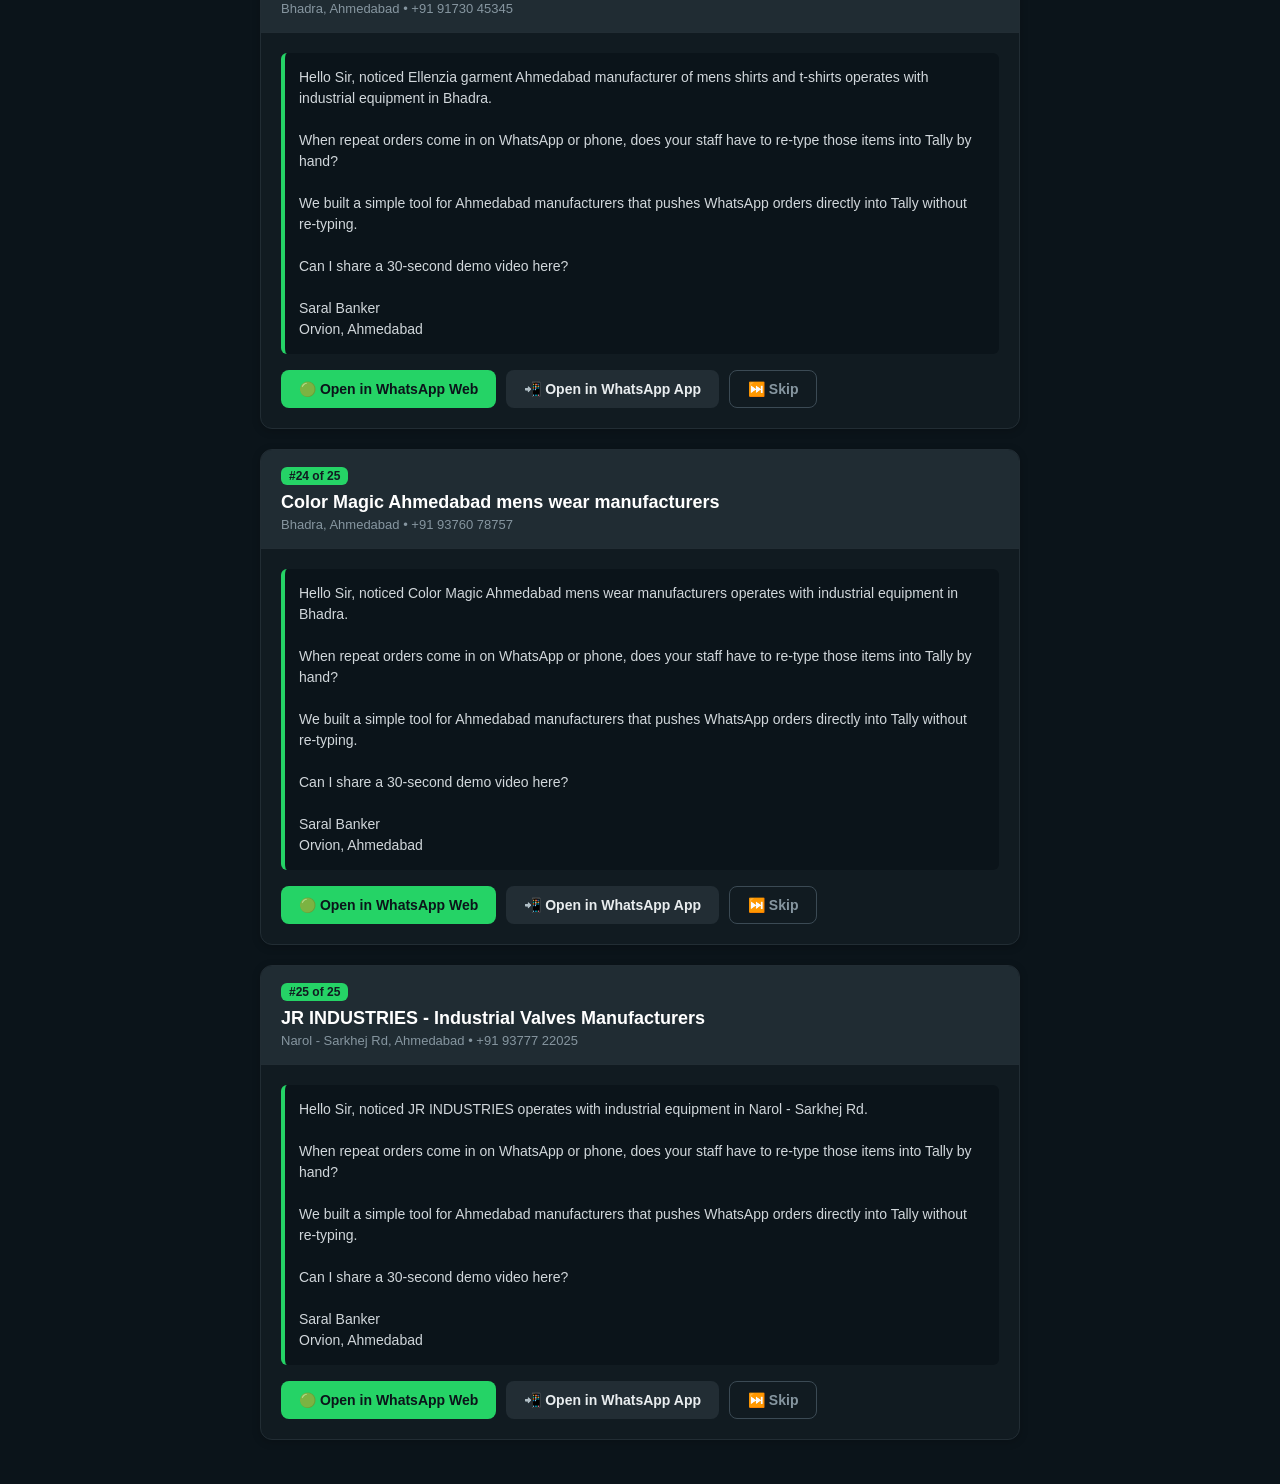
<file: whatsapp_auto/dispatch_queue.html>
<!DOCTYPE html>
<html lang="en">
<head>
    <meta charset="UTF-8">
    <meta name="viewport" content="width=device-width, initial-scale=1.0">
    <title>WhatsApp-Auto: Ahmedabad Dispatch Queue</title>
    <style>
        body { font-family: -apple-system, BlinkMacSystemFont, "Segoe UI", Roboto, sans-serif; background: #0b141a; color: #e9edef; margin: 0; padding: 24px; }
        .container { max-width: 760px; margin: 0 auto; }
        header { margin-bottom: 24px; border-bottom: 1px solid #222d34; padding-bottom: 16px; }
        h1 { margin: 0 0 8px 0; color: #25D366; font-size: 24px; }
        p.subtitle { margin: 0; color: #8696a0; font-size: 14px; }
        .card { background: #111b21; border: 1px solid #222d34; border-radius: 12px; margin-bottom: 20px; overflow: hidden; box-shadow: 0 2px 8px rgba(0,0,0,0.2); }
        .card-header { padding: 16px 20px; background: #202c33; border-bottom: 1px solid #222d34; }
        .badge { background: #25D366; color: #111b21; font-weight: bold; font-size: 12px; padding: 2px 8px; border-radius: 6px; }
        .card-header h3 { margin: 8px 0 4px 0; font-size: 18px; color: #fff; }
        .meta { font-size: 13px; color: #8696a0; }
        .card-body { padding: 20px; }
        .msg-box { background: #0b141a; border-left: 4px solid #25D366; padding: 14px; border-radius: 6px; font-size: 14px; line-height: 1.5; color: #d1d7db; margin-bottom: 16px; white-space: pre-wrap; }
        .actions { display: flex; gap: 10px; flex-wrap: wrap; }
        .btn { display: inline-flex; align-items: center; justify-content: center; padding: 10px 18px; font-size: 14px; font-weight: 600; border-radius: 8px; text-decoration: none; cursor: pointer; border: none; }
        .btn-primary { background: #25D366; color: #0b141a; }
        .btn-primary:hover { background: #20bd5a; }
        .btn-secondary { background: #222d34; color: #e9edef; }
        .btn-outline { background: transparent; border: 1px solid #3b4a54; color: #8696a0; }
        .sent { opacity: 0.4; pointer-events: none; border-left: 6px solid #25D366; }
        .skipped { opacity: 0.3; pointer-events: none; }
    </style>
</head>
<body>
    <div class="container">
        <header>
            <h1>⚡ WhatsApp-Auto Dispatch Queue</h1>
            <p class="subtitle">Ahmedabad B2B Industrial Outreach &bull; 1-Click Zero-Ban Queue &bull; 25 Leads Ready Today</p>
        </header>
        <div id="queue-container">
            
            <div class="card" id="card-84d2fcda-ec0d-4b05-8f1b-ed09a292e0d4">
                <div class="card-header">
                    <span class="badge">#1 of 25</span>
                    <h3>Mahalaxmi Sales - Industrial equipment supplier in Ahmedabad</h3>
                    <div class="meta">Kalupur, Ahmedabad &bull; +91 63534 76796</div>
                </div>
                <div class="card-body">
                    <div class="msg-box">Hello Sir, noticed Mahalaxmi Sales operates with industrial equipment in Kalupur.<br><br>When repeat orders come in on WhatsApp or phone, does your staff have to re-type those items into Tally by hand?<br><br>We built a simple tool for Ahmedabad manufacturers that pushes WhatsApp orders directly into Tally without re-typing.<br><br>Can I share a 30-second demo video here?<br><br>Saral Banker<br>Orvion, Ahmedabad</div>
                    <div class="actions">
                        <a href="https://web.whatsapp.com/send?phone=916353476796&text=Hello%20Sir%2C%20noticed%20Mahalaxmi%20Sales%20operates%20with%20industrial%20equipment%20in%20Kalupur.%0A%0AWhen%20repeat%20orders%20come%20in%20on%20WhatsApp%20or%20phone%2C%20does%20your%20staff%20have%20to%20re-type%20those%20items%20into%20Tally%20by%20hand%3F%0A%0AWe%20built%20a%20simple%20tool%20for%20Ahmedabad%20manufacturers%20that%20pushes%20WhatsApp%20orders%20directly%20into%20Tally%20without%20re-typing.%0A%0ACan%20I%20share%20a%2030-second%20demo%20video%20here%3F%0A%0ASaral%20Banker%0AOrvion%2C%20Ahmedabad" target="_blank" class="btn btn-primary" onclick="markSent('84d2fcda-ec0d-4b05-8f1b-ed09a292e0d4')">
                            🟢 Open in WhatsApp Web
                        </a>
                        <a href="https://wa.me/916353476796?text=Hello%20Sir%2C%20noticed%20Mahalaxmi%20Sales%20operates%20with%20industrial%20equipment%20in%20Kalupur.%0A%0AWhen%20repeat%20orders%20come%20in%20on%20WhatsApp%20or%20phone%2C%20does%20your%20staff%20have%20to%20re-type%20those%20items%20into%20Tally%20by%20hand%3F%0A%0AWe%20built%20a%20simple%20tool%20for%20Ahmedabad%20manufacturers%20that%20pushes%20WhatsApp%20orders%20directly%20into%20Tally%20without%20re-typing.%0A%0ACan%20I%20share%20a%2030-second%20demo%20video%20here%3F%0A%0ASaral%20Banker%0AOrvion%2C%20Ahmedabad" target="_blank" class="btn btn-secondary">
                            📲 Open in WhatsApp App
                        </a>
                        <button class="btn btn-outline" onclick="markSkip('84d2fcda-ec0d-4b05-8f1b-ed09a292e0d4')">⏭️ Skip</button>
                    </div>
                </div>
            </div>
            
            <div class="card" id="card-ea6c426e-a475-47ac-b270-b0587f9c6851">
                <div class="card-header">
                    <span class="badge">#2 of 25</span>
                    <h3>METRO CHEM INDUSTRIES</h3>
                    <div class="meta">near Wide Angle Cinema, Ahmedabad &bull; +91 70452 69159</div>
                </div>
                <div class="card-body">
                    <div class="msg-box">Hello Sir, noticed METRO CHEM INDUSTRIES operates with chemical in near Wide Angle Cinema.<br><br>When repeat orders come in on WhatsApp or phone, does your staff have to re-type those items into Tally by hand?<br><br>We built a simple tool for Ahmedabad manufacturers that pushes WhatsApp orders directly into Tally without re-typing.<br><br>Can I share a 30-second demo video here?<br><br>Saral Banker<br>Orvion, Ahmedabad</div>
                    <div class="actions">
                        <a href="https://web.whatsapp.com/send?phone=917045269159&text=Hello%20Sir%2C%20noticed%20METRO%20CHEM%20INDUSTRIES%20operates%20with%20chemical%20in%20near%20Wide%20Angle%20Cinema.%0A%0AWhen%20repeat%20orders%20come%20in%20on%20WhatsApp%20or%20phone%2C%20does%20your%20staff%20have%20to%20re-type%20those%20items%20into%20Tally%20by%20hand%3F%0A%0AWe%20built%20a%20simple%20tool%20for%20Ahmedabad%20manufacturers%20that%20pushes%20WhatsApp%20orders%20directly%20into%20Tally%20without%20re-typing.%0A%0ACan%20I%20share%20a%2030-second%20demo%20video%20here%3F%0A%0ASaral%20Banker%0AOrvion%2C%20Ahmedabad" target="_blank" class="btn btn-primary" onclick="markSent('ea6c426e-a475-47ac-b270-b0587f9c6851')">
                            🟢 Open in WhatsApp Web
                        </a>
                        <a href="https://wa.me/917045269159?text=Hello%20Sir%2C%20noticed%20METRO%20CHEM%20INDUSTRIES%20operates%20with%20chemical%20in%20near%20Wide%20Angle%20Cinema.%0A%0AWhen%20repeat%20orders%20come%20in%20on%20WhatsApp%20or%20phone%2C%20does%20your%20staff%20have%20to%20re-type%20those%20items%20into%20Tally%20by%20hand%3F%0A%0AWe%20built%20a%20simple%20tool%20for%20Ahmedabad%20manufacturers%20that%20pushes%20WhatsApp%20orders%20directly%20into%20Tally%20without%20re-typing.%0A%0ACan%20I%20share%20a%2030-second%20demo%20video%20here%3F%0A%0ASaral%20Banker%0AOrvion%2C%20Ahmedabad" target="_blank" class="btn btn-secondary">
                            📲 Open in WhatsApp App
                        </a>
                        <button class="btn btn-outline" onclick="markSkip('ea6c426e-a475-47ac-b270-b0587f9c6851')">⏭️ Skip</button>
                    </div>
                </div>
            </div>
            
            <div class="card" id="card-27f8c6ce-0a29-4187-a99d-ca55df6ecd87">
                <div class="card-header">
                    <span class="badge">#3 of 25</span>
                    <h3>Satguru Valve Corporation</h3>
                    <div class="meta">Kazipur Dariyapur, Ahmedabad &bull; +91 73832 01133</div>
                </div>
                <div class="card-body">
                    <div class="msg-box">Hello Sir, noticed Satguru Valve operates with industrial equipment in Kazipur Dariyapur.<br><br>When repeat orders come in on WhatsApp or phone, does your staff have to re-type those items into Tally by hand?<br><br>We built a simple tool for Ahmedabad manufacturers that pushes WhatsApp orders directly into Tally without re-typing.<br><br>Can I share a 30-second demo video here?<br><br>Saral Banker<br>Orvion, Ahmedabad</div>
                    <div class="actions">
                        <a href="https://web.whatsapp.com/send?phone=917383201133&text=Hello%20Sir%2C%20noticed%20Satguru%20Valve%20operates%20with%20industrial%20equipment%20in%20Kazipur%20Dariyapur.%0A%0AWhen%20repeat%20orders%20come%20in%20on%20WhatsApp%20or%20phone%2C%20does%20your%20staff%20have%20to%20re-type%20those%20items%20into%20Tally%20by%20hand%3F%0A%0AWe%20built%20a%20simple%20tool%20for%20Ahmedabad%20manufacturers%20that%20pushes%20WhatsApp%20orders%20directly%20into%20Tally%20without%20re-typing.%0A%0ACan%20I%20share%20a%2030-second%20demo%20video%20here%3F%0A%0ASaral%20Banker%0AOrvion%2C%20Ahmedabad" target="_blank" class="btn btn-primary" onclick="markSent('27f8c6ce-0a29-4187-a99d-ca55df6ecd87')">
                            🟢 Open in WhatsApp Web
                        </a>
                        <a href="https://wa.me/917383201133?text=Hello%20Sir%2C%20noticed%20Satguru%20Valve%20operates%20with%20industrial%20equipment%20in%20Kazipur%20Dariyapur.%0A%0AWhen%20repeat%20orders%20come%20in%20on%20WhatsApp%20or%20phone%2C%20does%20your%20staff%20have%20to%20re-type%20those%20items%20into%20Tally%20by%20hand%3F%0A%0AWe%20built%20a%20simple%20tool%20for%20Ahmedabad%20manufacturers%20that%20pushes%20WhatsApp%20orders%20directly%20into%20Tally%20without%20re-typing.%0A%0ACan%20I%20share%20a%2030-second%20demo%20video%20here%3F%0A%0ASaral%20Banker%0AOrvion%2C%20Ahmedabad" target="_blank" class="btn btn-secondary">
                            📲 Open in WhatsApp App
                        </a>
                        <button class="btn btn-outline" onclick="markSkip('27f8c6ce-0a29-4187-a99d-ca55df6ecd87')">⏭️ Skip</button>
                    </div>
                </div>
            </div>
            
            <div class="card" id="card-e3e392a6-c379-4a3d-8631-f6895d125fd0">
                <div class="card-header">
                    <span class="badge">#4 of 25</span>
                    <h3>Ganesh Tarpaulin &amp; Green Net Manufacturer - Tadpatri Wholesalers - Tirpal Supplier Ahmedabad</h3>
                    <div class="meta">Ellisbridge, Ahmedabad &bull; +91 73834 14938</div>
                </div>
                <div class="card-body">
                    <div class="msg-box">Hello Sir, noticed Ganesh Tarpaulin &amp; Green Net Manufacturer operates with industrial equipment in Ellisbridge.<br><br>When repeat orders come in on WhatsApp or phone, does your staff have to re-type those items into Tally by hand?<br><br>We built a simple tool for Ahmedabad manufacturers that pushes WhatsApp orders directly into Tally without re-typing.<br><br>Can I share a 30-second demo video here?<br><br>Saral Banker<br>Orvion, Ahmedabad</div>
                    <div class="actions">
                        <a href="https://web.whatsapp.com/send?phone=917383414938&text=Hello%20Sir%2C%20noticed%20Ganesh%20Tarpaulin%20%26%20Green%20Net%20Manufacturer%20operates%20with%20industrial%20equipment%20in%20Ellisbridge.%0A%0AWhen%20repeat%20orders%20come%20in%20on%20WhatsApp%20or%20phone%2C%20does%20your%20staff%20have%20to%20re-type%20those%20items%20into%20Tally%20by%20hand%3F%0A%0AWe%20built%20a%20simple%20tool%20for%20Ahmedabad%20manufacturers%20that%20pushes%20WhatsApp%20orders%20directly%20into%20Tally%20without%20re-typing.%0A%0ACan%20I%20share%20a%2030-second%20demo%20video%20here%3F%0A%0ASaral%20Banker%0AOrvion%2C%20Ahmedabad" target="_blank" class="btn btn-primary" onclick="markSent('e3e392a6-c379-4a3d-8631-f6895d125fd0')">
                            🟢 Open in WhatsApp Web
                        </a>
                        <a href="https://wa.me/917383414938?text=Hello%20Sir%2C%20noticed%20Ganesh%20Tarpaulin%20%26%20Green%20Net%20Manufacturer%20operates%20with%20industrial%20equipment%20in%20Ellisbridge.%0A%0AWhen%20repeat%20orders%20come%20in%20on%20WhatsApp%20or%20phone%2C%20does%20your%20staff%20have%20to%20re-type%20those%20items%20into%20Tally%20by%20hand%3F%0A%0AWe%20built%20a%20simple%20tool%20for%20Ahmedabad%20manufacturers%20that%20pushes%20WhatsApp%20orders%20directly%20into%20Tally%20without%20re-typing.%0A%0ACan%20I%20share%20a%2030-second%20demo%20video%20here%3F%0A%0ASaral%20Banker%0AOrvion%2C%20Ahmedabad" target="_blank" class="btn btn-secondary">
                            📲 Open in WhatsApp App
                        </a>
                        <button class="btn btn-outline" onclick="markSkip('e3e392a6-c379-4a3d-8631-f6895d125fd0')">⏭️ Skip</button>
                    </div>
                </div>
            </div>
            
            <div class="card" id="card-a02b2d72-c417-4da2-9293-1e0cac8dc4f9">
                <div class="card-header">
                    <span class="badge">#5 of 25</span>
                    <h3>CARE Process Instrument</h3>
                    <div class="meta">Keshav Nagar, Ahmedabad &bull; +91 75758 08284</div>
                </div>
                <div class="card-body">
                    <div class="msg-box">Hello Sir, noticed CARE Process Instrument operates with industrial consultant in Keshav Nagar.<br><br>When repeat orders come in on WhatsApp or phone, does your staff have to re-type those items into Tally by hand?<br><br>We built a simple tool for Ahmedabad manufacturers that pushes WhatsApp orders directly into Tally without re-typing.<br><br>Can I share a 30-second demo video here?<br><br>Saral Banker<br>Orvion, Ahmedabad</div>
                    <div class="actions">
                        <a href="https://web.whatsapp.com/send?phone=917575808284&text=Hello%20Sir%2C%20noticed%20CARE%20Process%20Instrument%20operates%20with%20industrial%20consultant%20in%20Keshav%20Nagar.%0A%0AWhen%20repeat%20orders%20come%20in%20on%20WhatsApp%20or%20phone%2C%20does%20your%20staff%20have%20to%20re-type%20those%20items%20into%20Tally%20by%20hand%3F%0A%0AWe%20built%20a%20simple%20tool%20for%20Ahmedabad%20manufacturers%20that%20pushes%20WhatsApp%20orders%20directly%20into%20Tally%20without%20re-typing.%0A%0ACan%20I%20share%20a%2030-second%20demo%20video%20here%3F%0A%0ASaral%20Banker%0AOrvion%2C%20Ahmedabad" target="_blank" class="btn btn-primary" onclick="markSent('a02b2d72-c417-4da2-9293-1e0cac8dc4f9')">
                            🟢 Open in WhatsApp Web
                        </a>
                        <a href="https://wa.me/917575808284?text=Hello%20Sir%2C%20noticed%20CARE%20Process%20Instrument%20operates%20with%20industrial%20consultant%20in%20Keshav%20Nagar.%0A%0AWhen%20repeat%20orders%20come%20in%20on%20WhatsApp%20or%20phone%2C%20does%20your%20staff%20have%20to%20re-type%20those%20items%20into%20Tally%20by%20hand%3F%0A%0AWe%20built%20a%20simple%20tool%20for%20Ahmedabad%20manufacturers%20that%20pushes%20WhatsApp%20orders%20directly%20into%20Tally%20without%20re-typing.%0A%0ACan%20I%20share%20a%2030-second%20demo%20video%20here%3F%0A%0ASaral%20Banker%0AOrvion%2C%20Ahmedabad" target="_blank" class="btn btn-secondary">
                            📲 Open in WhatsApp App
                        </a>
                        <button class="btn btn-outline" onclick="markSkip('a02b2d72-c417-4da2-9293-1e0cac8dc4f9')">⏭️ Skip</button>
                    </div>
                </div>
            </div>
            
            <div class="card" id="card-a9060f7f-3cdc-4dc6-932e-090f572708ec">
                <div class="card-header">
                    <span class="badge">#6 of 25</span>
                    <h3>The Traders Company</h3>
                    <div class="meta">Navrangpura, Ahmedabad &bull; +91 76009 11544</div>
                </div>
                <div class="card-body">
                    <div class="msg-box">Hello Sir, noticed The Traders Company operates with chemical exporter in Navrangpura.<br><br>When repeat orders come in on WhatsApp or phone, does your staff have to re-type those items into Tally by hand?<br><br>We built a simple tool for Ahmedabad manufacturers that pushes WhatsApp orders directly into Tally without re-typing.<br><br>Can I share a 30-second demo video here?<br><br>Saral Banker<br>Orvion, Ahmedabad</div>
                    <div class="actions">
                        <a href="https://web.whatsapp.com/send?phone=917600911544&text=Hello%20Sir%2C%20noticed%20The%20Traders%20Company%20operates%20with%20chemical%20exporter%20in%20Navrangpura.%0A%0AWhen%20repeat%20orders%20come%20in%20on%20WhatsApp%20or%20phone%2C%20does%20your%20staff%20have%20to%20re-type%20those%20items%20into%20Tally%20by%20hand%3F%0A%0AWe%20built%20a%20simple%20tool%20for%20Ahmedabad%20manufacturers%20that%20pushes%20WhatsApp%20orders%20directly%20into%20Tally%20without%20re-typing.%0A%0ACan%20I%20share%20a%2030-second%20demo%20video%20here%3F%0A%0ASaral%20Banker%0AOrvion%2C%20Ahmedabad" target="_blank" class="btn btn-primary" onclick="markSent('a9060f7f-3cdc-4dc6-932e-090f572708ec')">
                            🟢 Open in WhatsApp Web
                        </a>
                        <a href="https://wa.me/917600911544?text=Hello%20Sir%2C%20noticed%20The%20Traders%20Company%20operates%20with%20chemical%20exporter%20in%20Navrangpura.%0A%0AWhen%20repeat%20orders%20come%20in%20on%20WhatsApp%20or%20phone%2C%20does%20your%20staff%20have%20to%20re-type%20those%20items%20into%20Tally%20by%20hand%3F%0A%0AWe%20built%20a%20simple%20tool%20for%20Ahmedabad%20manufacturers%20that%20pushes%20WhatsApp%20orders%20directly%20into%20Tally%20without%20re-typing.%0A%0ACan%20I%20share%20a%2030-second%20demo%20video%20here%3F%0A%0ASaral%20Banker%0AOrvion%2C%20Ahmedabad" target="_blank" class="btn btn-secondary">
                            📲 Open in WhatsApp App
                        </a>
                        <button class="btn btn-outline" onclick="markSkip('a9060f7f-3cdc-4dc6-932e-090f572708ec')">⏭️ Skip</button>
                    </div>
                </div>
            </div>
            
            <div class="card" id="card-971da0a1-68a5-4cf1-b9b9-11725ae07a17">
                <div class="card-header">
                    <span class="badge">#7 of 25</span>
                    <h3>Mongoose Shirts Ahmedabad manufacturer of mens shirts</h3>
                    <div class="meta">Bhadra, Ahmedabad &bull; +91 78179 71213</div>
                </div>
                <div class="card-body">
                    <div class="msg-box">Hello Sir, noticed Mongoose Shirts Ahmedabad manufacturer of mens shirts operates with industrial equipment in Bhadra.<br><br>When repeat orders come in on WhatsApp or phone, does your staff have to re-type those items into Tally by hand?<br><br>We built a simple tool for Ahmedabad manufacturers that pushes WhatsApp orders directly into Tally without re-typing.<br><br>Can I share a 30-second demo video here?<br><br>Saral Banker<br>Orvion, Ahmedabad</div>
                    <div class="actions">
                        <a href="https://web.whatsapp.com/send?phone=917817971213&text=Hello%20Sir%2C%20noticed%20Mongoose%20Shirts%20Ahmedabad%20manufacturer%20of%20mens%20shirts%20operates%20with%20industrial%20equipment%20in%20Bhadra.%0A%0AWhen%20repeat%20orders%20come%20in%20on%20WhatsApp%20or%20phone%2C%20does%20your%20staff%20have%20to%20re-type%20those%20items%20into%20Tally%20by%20hand%3F%0A%0AWe%20built%20a%20simple%20tool%20for%20Ahmedabad%20manufacturers%20that%20pushes%20WhatsApp%20orders%20directly%20into%20Tally%20without%20re-typing.%0A%0ACan%20I%20share%20a%2030-second%20demo%20video%20here%3F%0A%0ASaral%20Banker%0AOrvion%2C%20Ahmedabad" target="_blank" class="btn btn-primary" onclick="markSent('971da0a1-68a5-4cf1-b9b9-11725ae07a17')">
                            🟢 Open in WhatsApp Web
                        </a>
                        <a href="https://wa.me/917817971213?text=Hello%20Sir%2C%20noticed%20Mongoose%20Shirts%20Ahmedabad%20manufacturer%20of%20mens%20shirts%20operates%20with%20industrial%20equipment%20in%20Bhadra.%0A%0AWhen%20repeat%20orders%20come%20in%20on%20WhatsApp%20or%20phone%2C%20does%20your%20staff%20have%20to%20re-type%20those%20items%20into%20Tally%20by%20hand%3F%0A%0AWe%20built%20a%20simple%20tool%20for%20Ahmedabad%20manufacturers%20that%20pushes%20WhatsApp%20orders%20directly%20into%20Tally%20without%20re-typing.%0A%0ACan%20I%20share%20a%2030-second%20demo%20video%20here%3F%0A%0ASaral%20Banker%0AOrvion%2C%20Ahmedabad" target="_blank" class="btn btn-secondary">
                            📲 Open in WhatsApp App
                        </a>
                        <button class="btn btn-outline" onclick="markSkip('971da0a1-68a5-4cf1-b9b9-11725ae07a17')">⏭️ Skip</button>
                    </div>
                </div>
            </div>
            
            <div class="card" id="card-ff05684a-2f3f-4ebb-b5c1-275ce24af73f">
                <div class="card-header">
                    <span class="badge">#8 of 25</span>
                    <h3>MNC Valves Limited - INDUSTRIAL VALVES MANUFACTURER IN INDIA</h3>
                    <div class="meta">Chhipakuva, Ahmedabad &bull; +91 78386 14110</div>
                </div>
                <div class="card-body">
                    <div class="msg-box">Hello Sir, noticed MNC Valves operates with industrial equipment in Chhipakuva.<br><br>When repeat orders come in on WhatsApp or phone, does your staff have to re-type those items into Tally by hand?<br><br>We built a simple tool for Ahmedabad manufacturers that pushes WhatsApp orders directly into Tally without re-typing.<br><br>Can I share a 30-second demo video here?<br><br>Saral Banker<br>Orvion, Ahmedabad</div>
                    <div class="actions">
                        <a href="https://web.whatsapp.com/send?phone=917838614110&text=Hello%20Sir%2C%20noticed%20MNC%20Valves%20operates%20with%20industrial%20equipment%20in%20Chhipakuva.%0A%0AWhen%20repeat%20orders%20come%20in%20on%20WhatsApp%20or%20phone%2C%20does%20your%20staff%20have%20to%20re-type%20those%20items%20into%20Tally%20by%20hand%3F%0A%0AWe%20built%20a%20simple%20tool%20for%20Ahmedabad%20manufacturers%20that%20pushes%20WhatsApp%20orders%20directly%20into%20Tally%20without%20re-typing.%0A%0ACan%20I%20share%20a%2030-second%20demo%20video%20here%3F%0A%0ASaral%20Banker%0AOrvion%2C%20Ahmedabad" target="_blank" class="btn btn-primary" onclick="markSent('ff05684a-2f3f-4ebb-b5c1-275ce24af73f')">
                            🟢 Open in WhatsApp Web
                        </a>
                        <a href="https://wa.me/917838614110?text=Hello%20Sir%2C%20noticed%20MNC%20Valves%20operates%20with%20industrial%20equipment%20in%20Chhipakuva.%0A%0AWhen%20repeat%20orders%20come%20in%20on%20WhatsApp%20or%20phone%2C%20does%20your%20staff%20have%20to%20re-type%20those%20items%20into%20Tally%20by%20hand%3F%0A%0AWe%20built%20a%20simple%20tool%20for%20Ahmedabad%20manufacturers%20that%20pushes%20WhatsApp%20orders%20directly%20into%20Tally%20without%20re-typing.%0A%0ACan%20I%20share%20a%2030-second%20demo%20video%20here%3F%0A%0ASaral%20Banker%0AOrvion%2C%20Ahmedabad" target="_blank" class="btn btn-secondary">
                            📲 Open in WhatsApp App
                        </a>
                        <button class="btn btn-outline" onclick="markSkip('ff05684a-2f3f-4ebb-b5c1-275ce24af73f')">⏭️ Skip</button>
                    </div>
                </div>
            </div>
            
            <div class="card" id="card-95f519a2-64e5-4644-ac5c-a3cec3cfd419">
                <div class="card-header">
                    <span class="badge">#9 of 25</span>
                    <h3>Achievers trousers manufacturer in ahmedabad</h3>
                    <div class="meta">Bhadra, Ahmedabad &bull; +91 79841 57276</div>
                </div>
                <div class="card-body">
                    <div class="msg-box">Hello Sir, noticed Achievers trousers manufacturer in ahmedabad operates with industrial equipment in Bhadra.<br><br>When repeat orders come in on WhatsApp or phone, does your staff have to re-type those items into Tally by hand?<br><br>We built a simple tool for Ahmedabad manufacturers that pushes WhatsApp orders directly into Tally without re-typing.<br><br>Can I share a 30-second demo video here?<br><br>Saral Banker<br>Orvion, Ahmedabad</div>
                    <div class="actions">
                        <a href="https://web.whatsapp.com/send?phone=917984157276&text=Hello%20Sir%2C%20noticed%20Achievers%20trousers%20manufacturer%20in%20ahmedabad%20operates%20with%20industrial%20equipment%20in%20Bhadra.%0A%0AWhen%20repeat%20orders%20come%20in%20on%20WhatsApp%20or%20phone%2C%20does%20your%20staff%20have%20to%20re-type%20those%20items%20into%20Tally%20by%20hand%3F%0A%0AWe%20built%20a%20simple%20tool%20for%20Ahmedabad%20manufacturers%20that%20pushes%20WhatsApp%20orders%20directly%20into%20Tally%20without%20re-typing.%0A%0ACan%20I%20share%20a%2030-second%20demo%20video%20here%3F%0A%0ASaral%20Banker%0AOrvion%2C%20Ahmedabad" target="_blank" class="btn btn-primary" onclick="markSent('95f519a2-64e5-4644-ac5c-a3cec3cfd419')">
                            🟢 Open in WhatsApp Web
                        </a>
                        <a href="https://wa.me/917984157276?text=Hello%20Sir%2C%20noticed%20Achievers%20trousers%20manufacturer%20in%20ahmedabad%20operates%20with%20industrial%20equipment%20in%20Bhadra.%0A%0AWhen%20repeat%20orders%20come%20in%20on%20WhatsApp%20or%20phone%2C%20does%20your%20staff%20have%20to%20re-type%20those%20items%20into%20Tally%20by%20hand%3F%0A%0AWe%20built%20a%20simple%20tool%20for%20Ahmedabad%20manufacturers%20that%20pushes%20WhatsApp%20orders%20directly%20into%20Tally%20without%20re-typing.%0A%0ACan%20I%20share%20a%2030-second%20demo%20video%20here%3F%0A%0ASaral%20Banker%0AOrvion%2C%20Ahmedabad" target="_blank" class="btn btn-secondary">
                            📲 Open in WhatsApp App
                        </a>
                        <button class="btn btn-outline" onclick="markSkip('95f519a2-64e5-4644-ac5c-a3cec3cfd419')">⏭️ Skip</button>
                    </div>
                </div>
            </div>
            
            <div class="card" id="card-a97c35fc-4915-4e70-ab62-c1050ff5d166">
                <div class="card-header">
                    <span class="badge">#10 of 25</span>
                    <h3>Valves Industries Ahmedabad</h3>
                    <div class="meta">Rakhial, Ahmedabad &bull; +91 80458 11460</div>
                </div>
                <div class="card-body">
                    <div class="msg-box">Hello Sir, noticed Valves Industries Ahmedabad operates with industrial equipment in Rakhial.<br><br>When repeat orders come in on WhatsApp or phone, does your staff have to re-type those items into Tally by hand?<br><br>We built a simple tool for Ahmedabad manufacturers that pushes WhatsApp orders directly into Tally without re-typing.<br><br>Can I share a 30-second demo video here?<br><br>Saral Banker<br>Orvion, Ahmedabad</div>
                    <div class="actions">
                        <a href="https://web.whatsapp.com/send?phone=918045811460&text=Hello%20Sir%2C%20noticed%20Valves%20Industries%20Ahmedabad%20operates%20with%20industrial%20equipment%20in%20Rakhial.%0A%0AWhen%20repeat%20orders%20come%20in%20on%20WhatsApp%20or%20phone%2C%20does%20your%20staff%20have%20to%20re-type%20those%20items%20into%20Tally%20by%20hand%3F%0A%0AWe%20built%20a%20simple%20tool%20for%20Ahmedabad%20manufacturers%20that%20pushes%20WhatsApp%20orders%20directly%20into%20Tally%20without%20re-typing.%0A%0ACan%20I%20share%20a%2030-second%20demo%20video%20here%3F%0A%0ASaral%20Banker%0AOrvion%2C%20Ahmedabad" target="_blank" class="btn btn-primary" onclick="markSent('a97c35fc-4915-4e70-ab62-c1050ff5d166')">
                            🟢 Open in WhatsApp Web
                        </a>
                        <a href="https://wa.me/918045811460?text=Hello%20Sir%2C%20noticed%20Valves%20Industries%20Ahmedabad%20operates%20with%20industrial%20equipment%20in%20Rakhial.%0A%0AWhen%20repeat%20orders%20come%20in%20on%20WhatsApp%20or%20phone%2C%20does%20your%20staff%20have%20to%20re-type%20those%20items%20into%20Tally%20by%20hand%3F%0A%0AWe%20built%20a%20simple%20tool%20for%20Ahmedabad%20manufacturers%20that%20pushes%20WhatsApp%20orders%20directly%20into%20Tally%20without%20re-typing.%0A%0ACan%20I%20share%20a%2030-second%20demo%20video%20here%3F%0A%0ASaral%20Banker%0AOrvion%2C%20Ahmedabad" target="_blank" class="btn btn-secondary">
                            📲 Open in WhatsApp App
                        </a>
                        <button class="btn btn-outline" onclick="markSkip('a97c35fc-4915-4e70-ab62-c1050ff5d166')">⏭️ Skip</button>
                    </div>
                </div>
            </div>
            
            <div class="card" id="card-f652a76b-dc85-479a-9ab3-89b22711181b">
                <div class="card-header">
                    <span class="badge">#11 of 25</span>
                    <h3>Maruti Chemicals Company</h3>
                    <div class="meta">Ambawadi, Ahmedabad &bull; +91 80485 67392</div>
                </div>
                <div class="card-body">
                    <div class="msg-box">Hello Sir, noticed Maruti Chemicals Company operates with industrial equipment in Ambawadi.<br><br>When repeat orders come in on WhatsApp or phone, does your staff have to re-type those items into Tally by hand?<br><br>We built a simple tool for Ahmedabad manufacturers that pushes WhatsApp orders directly into Tally without re-typing.<br><br>Can I share a 30-second demo video here?<br><br>Saral Banker<br>Orvion, Ahmedabad</div>
                    <div class="actions">
                        <a href="https://web.whatsapp.com/send?phone=918048567392&text=Hello%20Sir%2C%20noticed%20Maruti%20Chemicals%20Company%20operates%20with%20industrial%20equipment%20in%20Ambawadi.%0A%0AWhen%20repeat%20orders%20come%20in%20on%20WhatsApp%20or%20phone%2C%20does%20your%20staff%20have%20to%20re-type%20those%20items%20into%20Tally%20by%20hand%3F%0A%0AWe%20built%20a%20simple%20tool%20for%20Ahmedabad%20manufacturers%20that%20pushes%20WhatsApp%20orders%20directly%20into%20Tally%20without%20re-typing.%0A%0ACan%20I%20share%20a%2030-second%20demo%20video%20here%3F%0A%0ASaral%20Banker%0AOrvion%2C%20Ahmedabad" target="_blank" class="btn btn-primary" onclick="markSent('f652a76b-dc85-479a-9ab3-89b22711181b')">
                            🟢 Open in WhatsApp Web
                        </a>
                        <a href="https://wa.me/918048567392?text=Hello%20Sir%2C%20noticed%20Maruti%20Chemicals%20Company%20operates%20with%20industrial%20equipment%20in%20Ambawadi.%0A%0AWhen%20repeat%20orders%20come%20in%20on%20WhatsApp%20or%20phone%2C%20does%20your%20staff%20have%20to%20re-type%20those%20items%20into%20Tally%20by%20hand%3F%0A%0AWe%20built%20a%20simple%20tool%20for%20Ahmedabad%20manufacturers%20that%20pushes%20WhatsApp%20orders%20directly%20into%20Tally%20without%20re-typing.%0A%0ACan%20I%20share%20a%2030-second%20demo%20video%20here%3F%0A%0ASaral%20Banker%0AOrvion%2C%20Ahmedabad" target="_blank" class="btn btn-secondary">
                            📲 Open in WhatsApp App
                        </a>
                        <button class="btn btn-outline" onclick="markSkip('f652a76b-dc85-479a-9ab3-89b22711181b')">⏭️ Skip</button>
                    </div>
                </div>
            </div>
            
            <div class="card" id="card-389ca8fe-f928-4097-b6dd-ebd307b5a752">
                <div class="card-header">
                    <span class="badge">#12 of 25</span>
                    <h3>Chaudhari Chemicals Corporation</h3>
                    <div class="meta">D Colony, Ahmedabad &bull; +91 81401 46545</div>
                </div>
                <div class="card-body">
                    <div class="msg-box">Hello Sir, noticed Chaudhari Chemicals operates with chemical in D Colony.<br><br>When repeat orders come in on WhatsApp or phone, does your staff have to re-type those items into Tally by hand?<br><br>We built a simple tool for Ahmedabad manufacturers that pushes WhatsApp orders directly into Tally without re-typing.<br><br>Can I share a 30-second demo video here?<br><br>Saral Banker<br>Orvion, Ahmedabad</div>
                    <div class="actions">
                        <a href="https://web.whatsapp.com/send?phone=918140146545&text=Hello%20Sir%2C%20noticed%20Chaudhari%20Chemicals%20operates%20with%20chemical%20in%20D%20Colony.%0A%0AWhen%20repeat%20orders%20come%20in%20on%20WhatsApp%20or%20phone%2C%20does%20your%20staff%20have%20to%20re-type%20those%20items%20into%20Tally%20by%20hand%3F%0A%0AWe%20built%20a%20simple%20tool%20for%20Ahmedabad%20manufacturers%20that%20pushes%20WhatsApp%20orders%20directly%20into%20Tally%20without%20re-typing.%0A%0ACan%20I%20share%20a%2030-second%20demo%20video%20here%3F%0A%0ASaral%20Banker%0AOrvion%2C%20Ahmedabad" target="_blank" class="btn btn-primary" onclick="markSent('389ca8fe-f928-4097-b6dd-ebd307b5a752')">
                            🟢 Open in WhatsApp Web
                        </a>
                        <a href="https://wa.me/918140146545?text=Hello%20Sir%2C%20noticed%20Chaudhari%20Chemicals%20operates%20with%20chemical%20in%20D%20Colony.%0A%0AWhen%20repeat%20orders%20come%20in%20on%20WhatsApp%20or%20phone%2C%20does%20your%20staff%20have%20to%20re-type%20those%20items%20into%20Tally%20by%20hand%3F%0A%0AWe%20built%20a%20simple%20tool%20for%20Ahmedabad%20manufacturers%20that%20pushes%20WhatsApp%20orders%20directly%20into%20Tally%20without%20re-typing.%0A%0ACan%20I%20share%20a%2030-second%20demo%20video%20here%3F%0A%0ASaral%20Banker%0AOrvion%2C%20Ahmedabad" target="_blank" class="btn btn-secondary">
                            📲 Open in WhatsApp App
                        </a>
                        <button class="btn btn-outline" onclick="markSkip('389ca8fe-f928-4097-b6dd-ebd307b5a752')">⏭️ Skip</button>
                    </div>
                </div>
            </div>
            
            <div class="card" id="card-7e591354-07c9-4a30-8742-1e3b307e4318">
                <div class="card-header">
                    <span class="badge">#13 of 25</span>
                    <h3>Ferry Chem Industries</h3>
                    <div class="meta">Memnagar, Ahmedabad &bull; +91 82001 41004</div>
                </div>
                <div class="card-body">
                    <div class="msg-box">Hello Sir, noticed Ferry Chem Industries operates with industrial equipment in Memnagar.<br><br>When repeat orders come in on WhatsApp or phone, does your staff have to re-type those items into Tally by hand?<br><br>We built a simple tool for Ahmedabad manufacturers that pushes WhatsApp orders directly into Tally without re-typing.<br><br>Can I share a 30-second demo video here?<br><br>Saral Banker<br>Orvion, Ahmedabad</div>
                    <div class="actions">
                        <a href="https://web.whatsapp.com/send?phone=918200141004&text=Hello%20Sir%2C%20noticed%20Ferry%20Chem%20Industries%20operates%20with%20industrial%20equipment%20in%20Memnagar.%0A%0AWhen%20repeat%20orders%20come%20in%20on%20WhatsApp%20or%20phone%2C%20does%20your%20staff%20have%20to%20re-type%20those%20items%20into%20Tally%20by%20hand%3F%0A%0AWe%20built%20a%20simple%20tool%20for%20Ahmedabad%20manufacturers%20that%20pushes%20WhatsApp%20orders%20directly%20into%20Tally%20without%20re-typing.%0A%0ACan%20I%20share%20a%2030-second%20demo%20video%20here%3F%0A%0ASaral%20Banker%0AOrvion%2C%20Ahmedabad" target="_blank" class="btn btn-primary" onclick="markSent('7e591354-07c9-4a30-8742-1e3b307e4318')">
                            🟢 Open in WhatsApp Web
                        </a>
                        <a href="https://wa.me/918200141004?text=Hello%20Sir%2C%20noticed%20Ferry%20Chem%20Industries%20operates%20with%20industrial%20equipment%20in%20Memnagar.%0A%0AWhen%20repeat%20orders%20come%20in%20on%20WhatsApp%20or%20phone%2C%20does%20your%20staff%20have%20to%20re-type%20those%20items%20into%20Tally%20by%20hand%3F%0A%0AWe%20built%20a%20simple%20tool%20for%20Ahmedabad%20manufacturers%20that%20pushes%20WhatsApp%20orders%20directly%20into%20Tally%20without%20re-typing.%0A%0ACan%20I%20share%20a%2030-second%20demo%20video%20here%3F%0A%0ASaral%20Banker%0AOrvion%2C%20Ahmedabad" target="_blank" class="btn btn-secondary">
                            📲 Open in WhatsApp App
                        </a>
                        <button class="btn btn-outline" onclick="markSkip('7e591354-07c9-4a30-8742-1e3b307e4318')">⏭️ Skip</button>
                    </div>
                </div>
            </div>
            
            <div class="card" id="card-5ff245ba-a4c9-45f5-aca8-fbb1d7e9d0fe">
                <div class="card-header">
                    <span class="badge">#14 of 25</span>
                    <h3>Shahine Engineering Works Valve Manufacturer</h3>
                    <div class="meta">Rakhial, Ahmedabad &bull; +91 82004 95721</div>
                </div>
                <div class="card-body">
                    <div class="msg-box">Hello Sir, noticed Shahine Engineering Works Valve Manufacturer operates with industrial equipment in Rakhial.<br><br>When repeat orders come in on WhatsApp or phone, does your staff have to re-type those items into Tally by hand?<br><br>We built a simple tool for Ahmedabad manufacturers that pushes WhatsApp orders directly into Tally without re-typing.<br><br>Can I share a 30-second demo video here?<br><br>Saral Banker<br>Orvion, Ahmedabad</div>
                    <div class="actions">
                        <a href="https://web.whatsapp.com/send?phone=918200495721&text=Hello%20Sir%2C%20noticed%20Shahine%20Engineering%20Works%20Valve%20Manufacturer%20operates%20with%20industrial%20equipment%20in%20Rakhial.%0A%0AWhen%20repeat%20orders%20come%20in%20on%20WhatsApp%20or%20phone%2C%20does%20your%20staff%20have%20to%20re-type%20those%20items%20into%20Tally%20by%20hand%3F%0A%0AWe%20built%20a%20simple%20tool%20for%20Ahmedabad%20manufacturers%20that%20pushes%20WhatsApp%20orders%20directly%20into%20Tally%20without%20re-typing.%0A%0ACan%20I%20share%20a%2030-second%20demo%20video%20here%3F%0A%0ASaral%20Banker%0AOrvion%2C%20Ahmedabad" target="_blank" class="btn btn-primary" onclick="markSent('5ff245ba-a4c9-45f5-aca8-fbb1d7e9d0fe')">
                            🟢 Open in WhatsApp Web
                        </a>
                        <a href="https://wa.me/918200495721?text=Hello%20Sir%2C%20noticed%20Shahine%20Engineering%20Works%20Valve%20Manufacturer%20operates%20with%20industrial%20equipment%20in%20Rakhial.%0A%0AWhen%20repeat%20orders%20come%20in%20on%20WhatsApp%20or%20phone%2C%20does%20your%20staff%20have%20to%20re-type%20those%20items%20into%20Tally%20by%20hand%3F%0A%0AWe%20built%20a%20simple%20tool%20for%20Ahmedabad%20manufacturers%20that%20pushes%20WhatsApp%20orders%20directly%20into%20Tally%20without%20re-typing.%0A%0ACan%20I%20share%20a%2030-second%20demo%20video%20here%3F%0A%0ASaral%20Banker%0AOrvion%2C%20Ahmedabad" target="_blank" class="btn btn-secondary">
                            📲 Open in WhatsApp App
                        </a>
                        <button class="btn btn-outline" onclick="markSkip('5ff245ba-a4c9-45f5-aca8-fbb1d7e9d0fe')">⏭️ Skip</button>
                    </div>
                </div>
            </div>
            
            <div class="card" id="card-5c527ad4-f477-445e-887f-36ad16059a23">
                <div class="card-header">
                    <span class="badge">#15 of 25</span>
                    <h3>Mitul Industries</h3>
                    <div class="meta">Shahibag, Ahmedabad &bull; +91 84016 55019</div>
                </div>
                <div class="card-body">
                    <div class="msg-box">Hello Sir, noticed Mitul Industries operates with industrial equipment in Shahibag.<br><br>When repeat orders come in on WhatsApp or phone, does your staff have to re-type those items into Tally by hand?<br><br>We built a simple tool for Ahmedabad manufacturers that pushes WhatsApp orders directly into Tally without re-typing.<br><br>Can I share a 30-second demo video here?<br><br>Saral Banker<br>Orvion, Ahmedabad</div>
                    <div class="actions">
                        <a href="https://web.whatsapp.com/send?phone=918401655019&text=Hello%20Sir%2C%20noticed%20Mitul%20Industries%20operates%20with%20industrial%20equipment%20in%20Shahibag.%0A%0AWhen%20repeat%20orders%20come%20in%20on%20WhatsApp%20or%20phone%2C%20does%20your%20staff%20have%20to%20re-type%20those%20items%20into%20Tally%20by%20hand%3F%0A%0AWe%20built%20a%20simple%20tool%20for%20Ahmedabad%20manufacturers%20that%20pushes%20WhatsApp%20orders%20directly%20into%20Tally%20without%20re-typing.%0A%0ACan%20I%20share%20a%2030-second%20demo%20video%20here%3F%0A%0ASaral%20Banker%0AOrvion%2C%20Ahmedabad" target="_blank" class="btn btn-primary" onclick="markSent('5c527ad4-f477-445e-887f-36ad16059a23')">
                            🟢 Open in WhatsApp Web
                        </a>
                        <a href="https://wa.me/918401655019?text=Hello%20Sir%2C%20noticed%20Mitul%20Industries%20operates%20with%20industrial%20equipment%20in%20Shahibag.%0A%0AWhen%20repeat%20orders%20come%20in%20on%20WhatsApp%20or%20phone%2C%20does%20your%20staff%20have%20to%20re-type%20those%20items%20into%20Tally%20by%20hand%3F%0A%0AWe%20built%20a%20simple%20tool%20for%20Ahmedabad%20manufacturers%20that%20pushes%20WhatsApp%20orders%20directly%20into%20Tally%20without%20re-typing.%0A%0ACan%20I%20share%20a%2030-second%20demo%20video%20here%3F%0A%0ASaral%20Banker%0AOrvion%2C%20Ahmedabad" target="_blank" class="btn btn-secondary">
                            📲 Open in WhatsApp App
                        </a>
                        <button class="btn btn-outline" onclick="markSkip('5c527ad4-f477-445e-887f-36ad16059a23')">⏭️ Skip</button>
                    </div>
                </div>
            </div>
            
            <div class="card" id="card-ac991d90-5625-4f04-b14f-83fac97cf67e">
                <div class="card-header">
                    <span class="badge">#16 of 25</span>
                    <h3>Bonny Enterprise - Custom bag manufacturer in Ahmedabad</h3>
                    <div class="meta">Saraspur, Ahmedabad &bull; +91 84879 32099</div>
                </div>
                <div class="card-body">
                    <div class="msg-box">Hello Sir, noticed Bonny Enterprise operates with industrial equipment in Saraspur.<br><br>When repeat orders come in on WhatsApp or phone, does your staff have to re-type those items into Tally by hand?<br><br>We built a simple tool for Ahmedabad manufacturers that pushes WhatsApp orders directly into Tally without re-typing.<br><br>Can I share a 30-second demo video here?<br><br>Saral Banker<br>Orvion, Ahmedabad</div>
                    <div class="actions">
                        <a href="https://web.whatsapp.com/send?phone=918487932099&text=Hello%20Sir%2C%20noticed%20Bonny%20Enterprise%20operates%20with%20industrial%20equipment%20in%20Saraspur.%0A%0AWhen%20repeat%20orders%20come%20in%20on%20WhatsApp%20or%20phone%2C%20does%20your%20staff%20have%20to%20re-type%20those%20items%20into%20Tally%20by%20hand%3F%0A%0AWe%20built%20a%20simple%20tool%20for%20Ahmedabad%20manufacturers%20that%20pushes%20WhatsApp%20orders%20directly%20into%20Tally%20without%20re-typing.%0A%0ACan%20I%20share%20a%2030-second%20demo%20video%20here%3F%0A%0ASaral%20Banker%0AOrvion%2C%20Ahmedabad" target="_blank" class="btn btn-primary" onclick="markSent('ac991d90-5625-4f04-b14f-83fac97cf67e')">
                            🟢 Open in WhatsApp Web
                        </a>
                        <a href="https://wa.me/918487932099?text=Hello%20Sir%2C%20noticed%20Bonny%20Enterprise%20operates%20with%20industrial%20equipment%20in%20Saraspur.%0A%0AWhen%20repeat%20orders%20come%20in%20on%20WhatsApp%20or%20phone%2C%20does%20your%20staff%20have%20to%20re-type%20those%20items%20into%20Tally%20by%20hand%3F%0A%0AWe%20built%20a%20simple%20tool%20for%20Ahmedabad%20manufacturers%20that%20pushes%20WhatsApp%20orders%20directly%20into%20Tally%20without%20re-typing.%0A%0ACan%20I%20share%20a%2030-second%20demo%20video%20here%3F%0A%0ASaral%20Banker%0AOrvion%2C%20Ahmedabad" target="_blank" class="btn btn-secondary">
                            📲 Open in WhatsApp App
                        </a>
                        <button class="btn btn-outline" onclick="markSkip('ac991d90-5625-4f04-b14f-83fac97cf67e')">⏭️ Skip</button>
                    </div>
                </div>
            </div>
            
            <div class="card" id="card-fcbce46c-f0f7-417a-84f9-59c951e5e735">
                <div class="card-header">
                    <span class="badge">#17 of 25</span>
                    <h3>Mahakali Enterprise Manufacturing</h3>
                    <div class="meta">Amraiwadi, Ahmedabad &bull; +91 85306 69523</div>
                </div>
                <div class="card-body">
                    <div class="msg-box">Hello Sir, noticed Mahakali Enterprise Manufacturing operates with industrial equipment in Amraiwadi.<br><br>When repeat orders come in on WhatsApp or phone, does your staff have to re-type those items into Tally by hand?<br><br>We built a simple tool for Ahmedabad manufacturers that pushes WhatsApp orders directly into Tally without re-typing.<br><br>Can I share a 30-second demo video here?<br><br>Saral Banker<br>Orvion, Ahmedabad</div>
                    <div class="actions">
                        <a href="https://web.whatsapp.com/send?phone=918530669523&text=Hello%20Sir%2C%20noticed%20Mahakali%20Enterprise%20Manufacturing%20operates%20with%20industrial%20equipment%20in%20Amraiwadi.%0A%0AWhen%20repeat%20orders%20come%20in%20on%20WhatsApp%20or%20phone%2C%20does%20your%20staff%20have%20to%20re-type%20those%20items%20into%20Tally%20by%20hand%3F%0A%0AWe%20built%20a%20simple%20tool%20for%20Ahmedabad%20manufacturers%20that%20pushes%20WhatsApp%20orders%20directly%20into%20Tally%20without%20re-typing.%0A%0ACan%20I%20share%20a%2030-second%20demo%20video%20here%3F%0A%0ASaral%20Banker%0AOrvion%2C%20Ahmedabad" target="_blank" class="btn btn-primary" onclick="markSent('fcbce46c-f0f7-417a-84f9-59c951e5e735')">
                            🟢 Open in WhatsApp Web
                        </a>
                        <a href="https://wa.me/918530669523?text=Hello%20Sir%2C%20noticed%20Mahakali%20Enterprise%20Manufacturing%20operates%20with%20industrial%20equipment%20in%20Amraiwadi.%0A%0AWhen%20repeat%20orders%20come%20in%20on%20WhatsApp%20or%20phone%2C%20does%20your%20staff%20have%20to%20re-type%20those%20items%20into%20Tally%20by%20hand%3F%0A%0AWe%20built%20a%20simple%20tool%20for%20Ahmedabad%20manufacturers%20that%20pushes%20WhatsApp%20orders%20directly%20into%20Tally%20without%20re-typing.%0A%0ACan%20I%20share%20a%2030-second%20demo%20video%20here%3F%0A%0ASaral%20Banker%0AOrvion%2C%20Ahmedabad" target="_blank" class="btn btn-secondary">
                            📲 Open in WhatsApp App
                        </a>
                        <button class="btn btn-outline" onclick="markSkip('fcbce46c-f0f7-417a-84f9-59c951e5e735')">⏭️ Skip</button>
                    </div>
                </div>
            </div>
            
            <div class="card" id="card-67c3054c-cc00-4f41-a98c-c0b80c4342bb">
                <div class="card-header">
                    <span class="badge">#18 of 25</span>
                    <h3>4ma Valves Automation</h3>
                    <div class="meta">Chandola, Ahmedabad &bull; +91 87330 05449</div>
                </div>
                <div class="card-body">
                    <div class="msg-box">Hello Sir, noticed 4ma Valves Automation operates with industrial equipment in Chandola.<br><br>When repeat orders come in on WhatsApp or phone, does your staff have to re-type those items into Tally by hand?<br><br>We built a simple tool for Ahmedabad manufacturers that pushes WhatsApp orders directly into Tally without re-typing.<br><br>Can I share a 30-second demo video here?<br><br>Saral Banker<br>Orvion, Ahmedabad</div>
                    <div class="actions">
                        <a href="https://web.whatsapp.com/send?phone=918733005449&text=Hello%20Sir%2C%20noticed%204ma%20Valves%20Automation%20operates%20with%20industrial%20equipment%20in%20Chandola.%0A%0AWhen%20repeat%20orders%20come%20in%20on%20WhatsApp%20or%20phone%2C%20does%20your%20staff%20have%20to%20re-type%20those%20items%20into%20Tally%20by%20hand%3F%0A%0AWe%20built%20a%20simple%20tool%20for%20Ahmedabad%20manufacturers%20that%20pushes%20WhatsApp%20orders%20directly%20into%20Tally%20without%20re-typing.%0A%0ACan%20I%20share%20a%2030-second%20demo%20video%20here%3F%0A%0ASaral%20Banker%0AOrvion%2C%20Ahmedabad" target="_blank" class="btn btn-primary" onclick="markSent('67c3054c-cc00-4f41-a98c-c0b80c4342bb')">
                            🟢 Open in WhatsApp Web
                        </a>
                        <a href="https://wa.me/918733005449?text=Hello%20Sir%2C%20noticed%204ma%20Valves%20Automation%20operates%20with%20industrial%20equipment%20in%20Chandola.%0A%0AWhen%20repeat%20orders%20come%20in%20on%20WhatsApp%20or%20phone%2C%20does%20your%20staff%20have%20to%20re-type%20those%20items%20into%20Tally%20by%20hand%3F%0A%0AWe%20built%20a%20simple%20tool%20for%20Ahmedabad%20manufacturers%20that%20pushes%20WhatsApp%20orders%20directly%20into%20Tally%20without%20re-typing.%0A%0ACan%20I%20share%20a%2030-second%20demo%20video%20here%3F%0A%0ASaral%20Banker%0AOrvion%2C%20Ahmedabad" target="_blank" class="btn btn-secondary">
                            📲 Open in WhatsApp App
                        </a>
                        <button class="btn btn-outline" onclick="markSkip('67c3054c-cc00-4f41-a98c-c0b80c4342bb')">⏭️ Skip</button>
                    </div>
                </div>
            </div>
            
            <div class="card" id="card-1b80bc46-db07-44db-b374-129ffdb43c84">
                <div class="card-header">
                    <span class="badge">#19 of 25</span>
                    <h3>Sap Industries Ltd</h3>
                    <div class="meta">Rakhial, Ahmedabad &bull; +91 90166 01499</div>
                </div>
                <div class="card-body">
                    <div class="msg-box">Hello Sir, noticed Sap Industries operates with industrial equipment in Rakhial.<br><br>When repeat orders come in on WhatsApp or phone, does your staff have to re-type those items into Tally by hand?<br><br>We built a simple tool for Ahmedabad manufacturers that pushes WhatsApp orders directly into Tally without re-typing.<br><br>Can I share a 30-second demo video here?<br><br>Saral Banker<br>Orvion, Ahmedabad</div>
                    <div class="actions">
                        <a href="https://web.whatsapp.com/send?phone=919016601499&text=Hello%20Sir%2C%20noticed%20Sap%20Industries%20operates%20with%20industrial%20equipment%20in%20Rakhial.%0A%0AWhen%20repeat%20orders%20come%20in%20on%20WhatsApp%20or%20phone%2C%20does%20your%20staff%20have%20to%20re-type%20those%20items%20into%20Tally%20by%20hand%3F%0A%0AWe%20built%20a%20simple%20tool%20for%20Ahmedabad%20manufacturers%20that%20pushes%20WhatsApp%20orders%20directly%20into%20Tally%20without%20re-typing.%0A%0ACan%20I%20share%20a%2030-second%20demo%20video%20here%3F%0A%0ASaral%20Banker%0AOrvion%2C%20Ahmedabad" target="_blank" class="btn btn-primary" onclick="markSent('1b80bc46-db07-44db-b374-129ffdb43c84')">
                            🟢 Open in WhatsApp Web
                        </a>
                        <a href="https://wa.me/919016601499?text=Hello%20Sir%2C%20noticed%20Sap%20Industries%20operates%20with%20industrial%20equipment%20in%20Rakhial.%0A%0AWhen%20repeat%20orders%20come%20in%20on%20WhatsApp%20or%20phone%2C%20does%20your%20staff%20have%20to%20re-type%20those%20items%20into%20Tally%20by%20hand%3F%0A%0AWe%20built%20a%20simple%20tool%20for%20Ahmedabad%20manufacturers%20that%20pushes%20WhatsApp%20orders%20directly%20into%20Tally%20without%20re-typing.%0A%0ACan%20I%20share%20a%2030-second%20demo%20video%20here%3F%0A%0ASaral%20Banker%0AOrvion%2C%20Ahmedabad" target="_blank" class="btn btn-secondary">
                            📲 Open in WhatsApp App
                        </a>
                        <button class="btn btn-outline" onclick="markSkip('1b80bc46-db07-44db-b374-129ffdb43c84')">⏭️ Skip</button>
                    </div>
                </div>
            </div>
            
            <div class="card" id="card-9a52fa24-1f43-469b-8a81-a7a2c26d77b8">
                <div class="card-header">
                    <span class="badge">#20 of 25</span>
                    <h3>Flowtorq Engineering India Pvt. Ltd. - Ahmedabad Unit | Ball Valves, Gate Valves, Globe Valves, Butterfly Valves</h3>
                    <div class="meta">Bapunagar, Ahmedabad &bull; +91 90283 05198</div>
                </div>
                <div class="card-body">
                    <div class="msg-box">Hello Sir, noticed Flowtorq Engineering India operates with industrial equipment in Bapunagar.<br><br>When repeat orders come in on WhatsApp or phone, does your staff have to re-type those items into Tally by hand?<br><br>We built a simple tool for Ahmedabad manufacturers that pushes WhatsApp orders directly into Tally without re-typing.<br><br>Can I share a 30-second demo video here?<br><br>Saral Banker<br>Orvion, Ahmedabad</div>
                    <div class="actions">
                        <a href="https://web.whatsapp.com/send?phone=919028305198&text=Hello%20Sir%2C%20noticed%20Flowtorq%20Engineering%20India%20operates%20with%20industrial%20equipment%20in%20Bapunagar.%0A%0AWhen%20repeat%20orders%20come%20in%20on%20WhatsApp%20or%20phone%2C%20does%20your%20staff%20have%20to%20re-type%20those%20items%20into%20Tally%20by%20hand%3F%0A%0AWe%20built%20a%20simple%20tool%20for%20Ahmedabad%20manufacturers%20that%20pushes%20WhatsApp%20orders%20directly%20into%20Tally%20without%20re-typing.%0A%0ACan%20I%20share%20a%2030-second%20demo%20video%20here%3F%0A%0ASaral%20Banker%0AOrvion%2C%20Ahmedabad" target="_blank" class="btn btn-primary" onclick="markSent('9a52fa24-1f43-469b-8a81-a7a2c26d77b8')">
                            🟢 Open in WhatsApp Web
                        </a>
                        <a href="https://wa.me/919028305198?text=Hello%20Sir%2C%20noticed%20Flowtorq%20Engineering%20India%20operates%20with%20industrial%20equipment%20in%20Bapunagar.%0A%0AWhen%20repeat%20orders%20come%20in%20on%20WhatsApp%20or%20phone%2C%20does%20your%20staff%20have%20to%20re-type%20those%20items%20into%20Tally%20by%20hand%3F%0A%0AWe%20built%20a%20simple%20tool%20for%20Ahmedabad%20manufacturers%20that%20pushes%20WhatsApp%20orders%20directly%20into%20Tally%20without%20re-typing.%0A%0ACan%20I%20share%20a%2030-second%20demo%20video%20here%3F%0A%0ASaral%20Banker%0AOrvion%2C%20Ahmedabad" target="_blank" class="btn btn-secondary">
                            📲 Open in WhatsApp App
                        </a>
                        <button class="btn btn-outline" onclick="markSkip('9a52fa24-1f43-469b-8a81-a7a2c26d77b8')">⏭️ Skip</button>
                    </div>
                </div>
            </div>
            
            <div class="card" id="card-92074098-f518-4176-b1fc-7b2722f58b03">
                <div class="card-header">
                    <span class="badge">#21 of 25</span>
                    <h3>Ascent Finechem Private Limited</h3>
                    <div class="meta">Ambawadi, Ahmedabad &bull; +91 90330 64800</div>
                </div>
                <div class="card-body">
                    <div class="msg-box">Hello Sir, noticed Ascent Finechem operates with industrial equipment in Ambawadi.<br><br>When repeat orders come in on WhatsApp or phone, does your staff have to re-type those items into Tally by hand?<br><br>We built a simple tool for Ahmedabad manufacturers that pushes WhatsApp orders directly into Tally without re-typing.<br><br>Can I share a 30-second demo video here?<br><br>Saral Banker<br>Orvion, Ahmedabad</div>
                    <div class="actions">
                        <a href="https://web.whatsapp.com/send?phone=919033064800&text=Hello%20Sir%2C%20noticed%20Ascent%20Finechem%20operates%20with%20industrial%20equipment%20in%20Ambawadi.%0A%0AWhen%20repeat%20orders%20come%20in%20on%20WhatsApp%20or%20phone%2C%20does%20your%20staff%20have%20to%20re-type%20those%20items%20into%20Tally%20by%20hand%3F%0A%0AWe%20built%20a%20simple%20tool%20for%20Ahmedabad%20manufacturers%20that%20pushes%20WhatsApp%20orders%20directly%20into%20Tally%20without%20re-typing.%0A%0ACan%20I%20share%20a%2030-second%20demo%20video%20here%3F%0A%0ASaral%20Banker%0AOrvion%2C%20Ahmedabad" target="_blank" class="btn btn-primary" onclick="markSent('92074098-f518-4176-b1fc-7b2722f58b03')">
                            🟢 Open in WhatsApp Web
                        </a>
                        <a href="https://wa.me/919033064800?text=Hello%20Sir%2C%20noticed%20Ascent%20Finechem%20operates%20with%20industrial%20equipment%20in%20Ambawadi.%0A%0AWhen%20repeat%20orders%20come%20in%20on%20WhatsApp%20or%20phone%2C%20does%20your%20staff%20have%20to%20re-type%20those%20items%20into%20Tally%20by%20hand%3F%0A%0AWe%20built%20a%20simple%20tool%20for%20Ahmedabad%20manufacturers%20that%20pushes%20WhatsApp%20orders%20directly%20into%20Tally%20without%20re-typing.%0A%0ACan%20I%20share%20a%2030-second%20demo%20video%20here%3F%0A%0ASaral%20Banker%0AOrvion%2C%20Ahmedabad" target="_blank" class="btn btn-secondary">
                            📲 Open in WhatsApp App
                        </a>
                        <button class="btn btn-outline" onclick="markSkip('92074098-f518-4176-b1fc-7b2722f58b03')">⏭️ Skip</button>
                    </div>
                </div>
            </div>
            
            <div class="card" id="card-b7343ebb-eee3-434f-be29-407b90d2b419">
                <div class="card-header">
                    <span class="badge">#22 of 25</span>
                    <h3>RA CHEMICALS LIMITED (An KATHIT INC Company)</h3>
                    <div class="meta">Vasna, Ahmedabad &bull; +91 90999 35900</div>
                </div>
                <div class="card-body">
                    <div class="msg-box">Hello Sir, noticed RA CHEMICALS operates with industrial equipment in Vasna.<br><br>When repeat orders come in on WhatsApp or phone, does your staff have to re-type those items into Tally by hand?<br><br>We built a simple tool for Ahmedabad manufacturers that pushes WhatsApp orders directly into Tally without re-typing.<br><br>Can I share a 30-second demo video here?<br><br>Saral Banker<br>Orvion, Ahmedabad</div>
                    <div class="actions">
                        <a href="https://web.whatsapp.com/send?phone=919099935900&text=Hello%20Sir%2C%20noticed%20RA%20CHEMICALS%20operates%20with%20industrial%20equipment%20in%20Vasna.%0A%0AWhen%20repeat%20orders%20come%20in%20on%20WhatsApp%20or%20phone%2C%20does%20your%20staff%20have%20to%20re-type%20those%20items%20into%20Tally%20by%20hand%3F%0A%0AWe%20built%20a%20simple%20tool%20for%20Ahmedabad%20manufacturers%20that%20pushes%20WhatsApp%20orders%20directly%20into%20Tally%20without%20re-typing.%0A%0ACan%20I%20share%20a%2030-second%20demo%20video%20here%3F%0A%0ASaral%20Banker%0AOrvion%2C%20Ahmedabad" target="_blank" class="btn btn-primary" onclick="markSent('b7343ebb-eee3-434f-be29-407b90d2b419')">
                            🟢 Open in WhatsApp Web
                        </a>
                        <a href="https://wa.me/919099935900?text=Hello%20Sir%2C%20noticed%20RA%20CHEMICALS%20operates%20with%20industrial%20equipment%20in%20Vasna.%0A%0AWhen%20repeat%20orders%20come%20in%20on%20WhatsApp%20or%20phone%2C%20does%20your%20staff%20have%20to%20re-type%20those%20items%20into%20Tally%20by%20hand%3F%0A%0AWe%20built%20a%20simple%20tool%20for%20Ahmedabad%20manufacturers%20that%20pushes%20WhatsApp%20orders%20directly%20into%20Tally%20without%20re-typing.%0A%0ACan%20I%20share%20a%2030-second%20demo%20video%20here%3F%0A%0ASaral%20Banker%0AOrvion%2C%20Ahmedabad" target="_blank" class="btn btn-secondary">
                            📲 Open in WhatsApp App
                        </a>
                        <button class="btn btn-outline" onclick="markSkip('b7343ebb-eee3-434f-be29-407b90d2b419')">⏭️ Skip</button>
                    </div>
                </div>
            </div>
            
            <div class="card" id="card-6f156438-88fd-4e62-a23c-e6e9909c2e45">
                <div class="card-header">
                    <span class="badge">#23 of 25</span>
                    <h3>Ellenzia garment Ahmedabad manufacturer of mens shirts and t-shirts</h3>
                    <div class="meta">Bhadra, Ahmedabad &bull; +91 91730 45345</div>
                </div>
                <div class="card-body">
                    <div class="msg-box">Hello Sir, noticed Ellenzia garment Ahmedabad manufacturer of mens shirts and t-shirts operates with industrial equipment in Bhadra.<br><br>When repeat orders come in on WhatsApp or phone, does your staff have to re-type those items into Tally by hand?<br><br>We built a simple tool for Ahmedabad manufacturers that pushes WhatsApp orders directly into Tally without re-typing.<br><br>Can I share a 30-second demo video here?<br><br>Saral Banker<br>Orvion, Ahmedabad</div>
                    <div class="actions">
                        <a href="https://web.whatsapp.com/send?phone=919173045345&text=Hello%20Sir%2C%20noticed%20Ellenzia%20garment%20Ahmedabad%20manufacturer%20of%20mens%20shirts%20and%20t-shirts%20operates%20with%20industrial%20equipment%20in%20Bhadra.%0A%0AWhen%20repeat%20orders%20come%20in%20on%20WhatsApp%20or%20phone%2C%20does%20your%20staff%20have%20to%20re-type%20those%20items%20into%20Tally%20by%20hand%3F%0A%0AWe%20built%20a%20simple%20tool%20for%20Ahmedabad%20manufacturers%20that%20pushes%20WhatsApp%20orders%20directly%20into%20Tally%20without%20re-typing.%0A%0ACan%20I%20share%20a%2030-second%20demo%20video%20here%3F%0A%0ASaral%20Banker%0AOrvion%2C%20Ahmedabad" target="_blank" class="btn btn-primary" onclick="markSent('6f156438-88fd-4e62-a23c-e6e9909c2e45')">
                            🟢 Open in WhatsApp Web
                        </a>
                        <a href="https://wa.me/919173045345?text=Hello%20Sir%2C%20noticed%20Ellenzia%20garment%20Ahmedabad%20manufacturer%20of%20mens%20shirts%20and%20t-shirts%20operates%20with%20industrial%20equipment%20in%20Bhadra.%0A%0AWhen%20repeat%20orders%20come%20in%20on%20WhatsApp%20or%20phone%2C%20does%20your%20staff%20have%20to%20re-type%20those%20items%20into%20Tally%20by%20hand%3F%0A%0AWe%20built%20a%20simple%20tool%20for%20Ahmedabad%20manufacturers%20that%20pushes%20WhatsApp%20orders%20directly%20into%20Tally%20without%20re-typing.%0A%0ACan%20I%20share%20a%2030-second%20demo%20video%20here%3F%0A%0ASaral%20Banker%0AOrvion%2C%20Ahmedabad" target="_blank" class="btn btn-secondary">
                            📲 Open in WhatsApp App
                        </a>
                        <button class="btn btn-outline" onclick="markSkip('6f156438-88fd-4e62-a23c-e6e9909c2e45')">⏭️ Skip</button>
                    </div>
                </div>
            </div>
            
            <div class="card" id="card-97559207-1b56-42c4-8500-720d51987f5d">
                <div class="card-header">
                    <span class="badge">#24 of 25</span>
                    <h3>Color Magic Ahmedabad mens wear manufacturers</h3>
                    <div class="meta">Bhadra, Ahmedabad &bull; +91 93760 78757</div>
                </div>
                <div class="card-body">
                    <div class="msg-box">Hello Sir, noticed Color Magic Ahmedabad mens wear manufacturers operates with industrial equipment in Bhadra.<br><br>When repeat orders come in on WhatsApp or phone, does your staff have to re-type those items into Tally by hand?<br><br>We built a simple tool for Ahmedabad manufacturers that pushes WhatsApp orders directly into Tally without re-typing.<br><br>Can I share a 30-second demo video here?<br><br>Saral Banker<br>Orvion, Ahmedabad</div>
                    <div class="actions">
                        <a href="https://web.whatsapp.com/send?phone=919376078757&text=Hello%20Sir%2C%20noticed%20Color%20Magic%20Ahmedabad%20mens%20wear%20manufacturers%20operates%20with%20industrial%20equipment%20in%20Bhadra.%0A%0AWhen%20repeat%20orders%20come%20in%20on%20WhatsApp%20or%20phone%2C%20does%20your%20staff%20have%20to%20re-type%20those%20items%20into%20Tally%20by%20hand%3F%0A%0AWe%20built%20a%20simple%20tool%20for%20Ahmedabad%20manufacturers%20that%20pushes%20WhatsApp%20orders%20directly%20into%20Tally%20without%20re-typing.%0A%0ACan%20I%20share%20a%2030-second%20demo%20video%20here%3F%0A%0ASaral%20Banker%0AOrvion%2C%20Ahmedabad" target="_blank" class="btn btn-primary" onclick="markSent('97559207-1b56-42c4-8500-720d51987f5d')">
                            🟢 Open in WhatsApp Web
                        </a>
                        <a href="https://wa.me/919376078757?text=Hello%20Sir%2C%20noticed%20Color%20Magic%20Ahmedabad%20mens%20wear%20manufacturers%20operates%20with%20industrial%20equipment%20in%20Bhadra.%0A%0AWhen%20repeat%20orders%20come%20in%20on%20WhatsApp%20or%20phone%2C%20does%20your%20staff%20have%20to%20re-type%20those%20items%20into%20Tally%20by%20hand%3F%0A%0AWe%20built%20a%20simple%20tool%20for%20Ahmedabad%20manufacturers%20that%20pushes%20WhatsApp%20orders%20directly%20into%20Tally%20without%20re-typing.%0A%0ACan%20I%20share%20a%2030-second%20demo%20video%20here%3F%0A%0ASaral%20Banker%0AOrvion%2C%20Ahmedabad" target="_blank" class="btn btn-secondary">
                            📲 Open in WhatsApp App
                        </a>
                        <button class="btn btn-outline" onclick="markSkip('97559207-1b56-42c4-8500-720d51987f5d')">⏭️ Skip</button>
                    </div>
                </div>
            </div>
            
            <div class="card" id="card-32fd3aba-7191-4e57-869b-1f16e129cd8e">
                <div class="card-header">
                    <span class="badge">#25 of 25</span>
                    <h3>JR INDUSTRIES - Industrial Valves Manufacturers</h3>
                    <div class="meta">Narol - Sarkhej Rd, Ahmedabad &bull; +91 93777 22025</div>
                </div>
                <div class="card-body">
                    <div class="msg-box">Hello Sir, noticed JR INDUSTRIES operates with industrial equipment in Narol - Sarkhej Rd.<br><br>When repeat orders come in on WhatsApp or phone, does your staff have to re-type those items into Tally by hand?<br><br>We built a simple tool for Ahmedabad manufacturers that pushes WhatsApp orders directly into Tally without re-typing.<br><br>Can I share a 30-second demo video here?<br><br>Saral Banker<br>Orvion, Ahmedabad</div>
                    <div class="actions">
                        <a href="https://web.whatsapp.com/send?phone=919377722025&text=Hello%20Sir%2C%20noticed%20JR%20INDUSTRIES%20operates%20with%20industrial%20equipment%20in%20Narol%20-%20Sarkhej%20Rd.%0A%0AWhen%20repeat%20orders%20come%20in%20on%20WhatsApp%20or%20phone%2C%20does%20your%20staff%20have%20to%20re-type%20those%20items%20into%20Tally%20by%20hand%3F%0A%0AWe%20built%20a%20simple%20tool%20for%20Ahmedabad%20manufacturers%20that%20pushes%20WhatsApp%20orders%20directly%20into%20Tally%20without%20re-typing.%0A%0ACan%20I%20share%20a%2030-second%20demo%20video%20here%3F%0A%0ASaral%20Banker%0AOrvion%2C%20Ahmedabad" target="_blank" class="btn btn-primary" onclick="markSent('32fd3aba-7191-4e57-869b-1f16e129cd8e')">
                            🟢 Open in WhatsApp Web
                        </a>
                        <a href="https://wa.me/919377722025?text=Hello%20Sir%2C%20noticed%20JR%20INDUSTRIES%20operates%20with%20industrial%20equipment%20in%20Narol%20-%20Sarkhej%20Rd.%0A%0AWhen%20repeat%20orders%20come%20in%20on%20WhatsApp%20or%20phone%2C%20does%20your%20staff%20have%20to%20re-type%20those%20items%20into%20Tally%20by%20hand%3F%0A%0AWe%20built%20a%20simple%20tool%20for%20Ahmedabad%20manufacturers%20that%20pushes%20WhatsApp%20orders%20directly%20into%20Tally%20without%20re-typing.%0A%0ACan%20I%20share%20a%2030-second%20demo%20video%20here%3F%0A%0ASaral%20Banker%0AOrvion%2C%20Ahmedabad" target="_blank" class="btn btn-secondary">
                            📲 Open in WhatsApp App
                        </a>
                        <button class="btn btn-outline" onclick="markSkip('32fd3aba-7191-4e57-869b-1f16e129cd8e')">⏭️ Skip</button>
                    </div>
                </div>
            </div>
            
        </div>
    </div>
    <script>
        function markSent(id) {
            const card = document.getElementById('card-' + id);
            if (card) card.classList.add('sent');
        }
        function markSkip(id) {
            const card = document.getElementById('card-' + id);
            if (card) card.classList.add('skipped');
        }
    </script>
</body>
</html>
</file>
